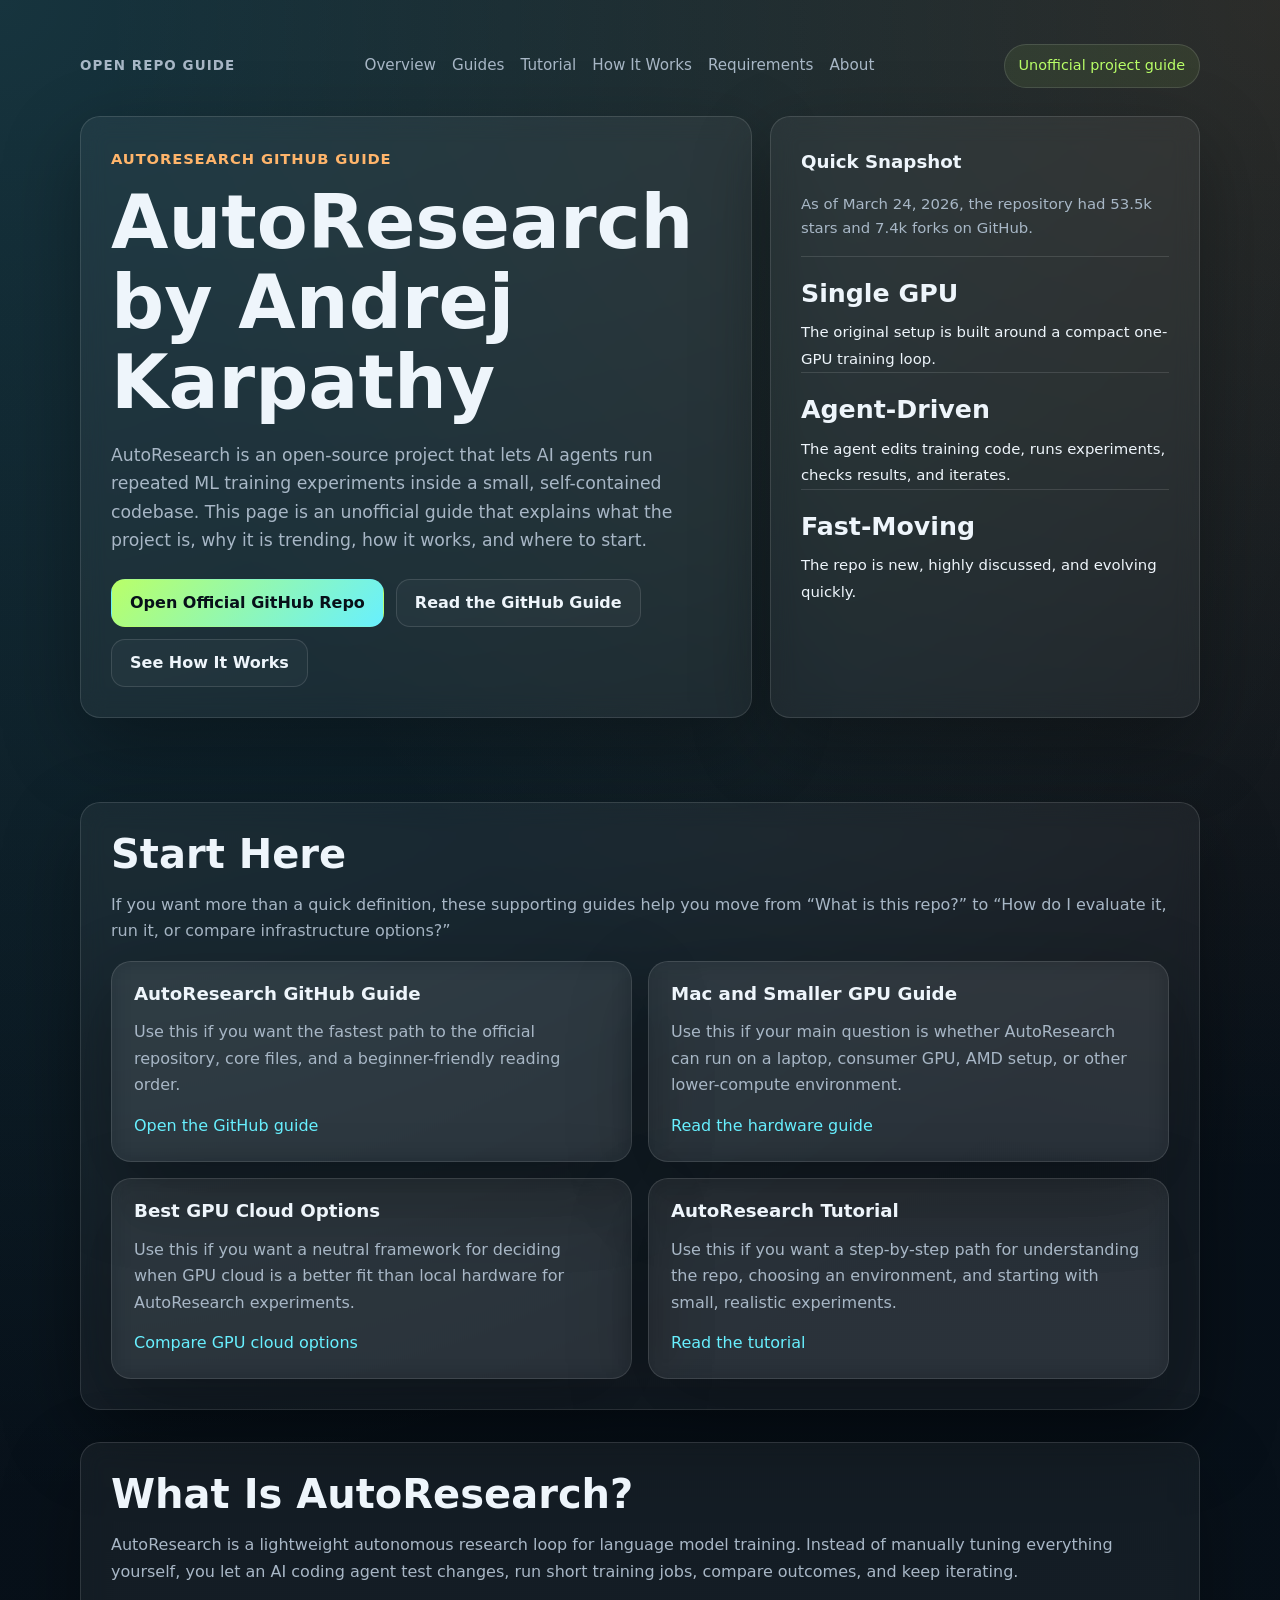
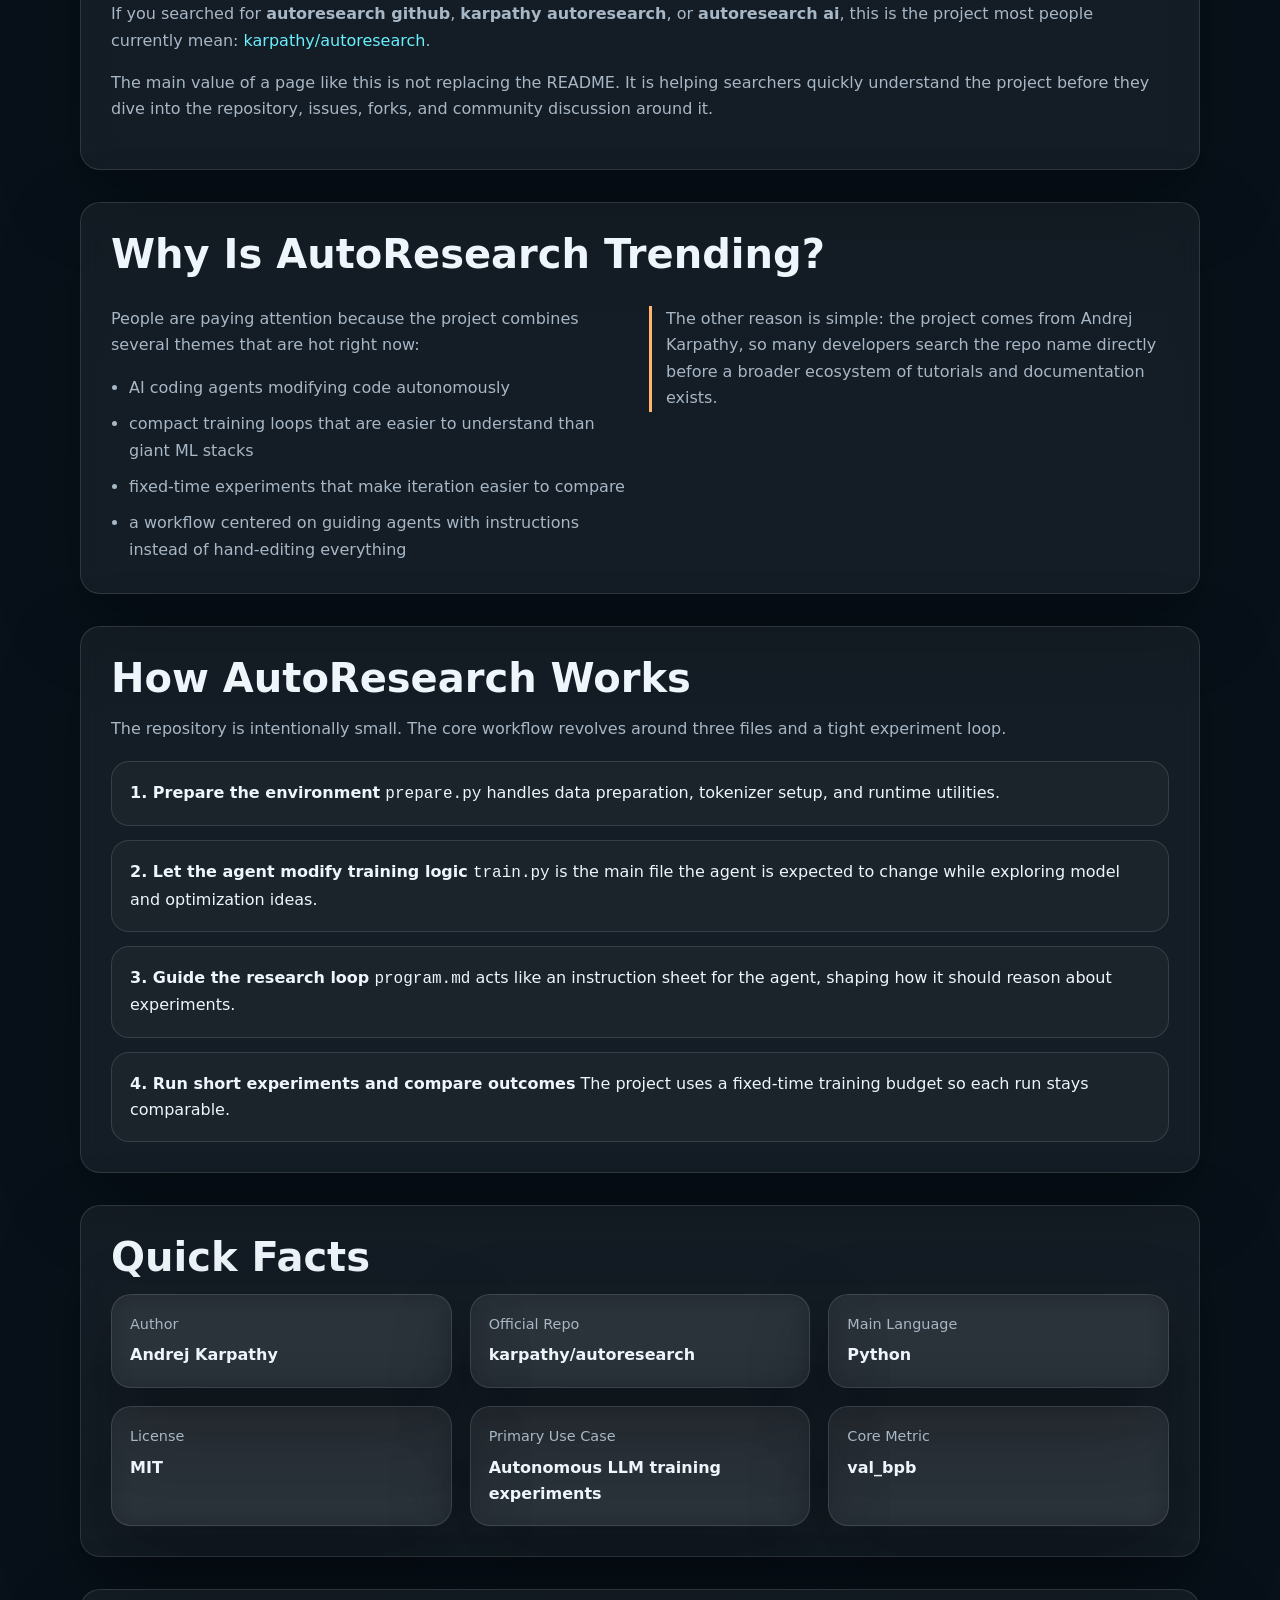
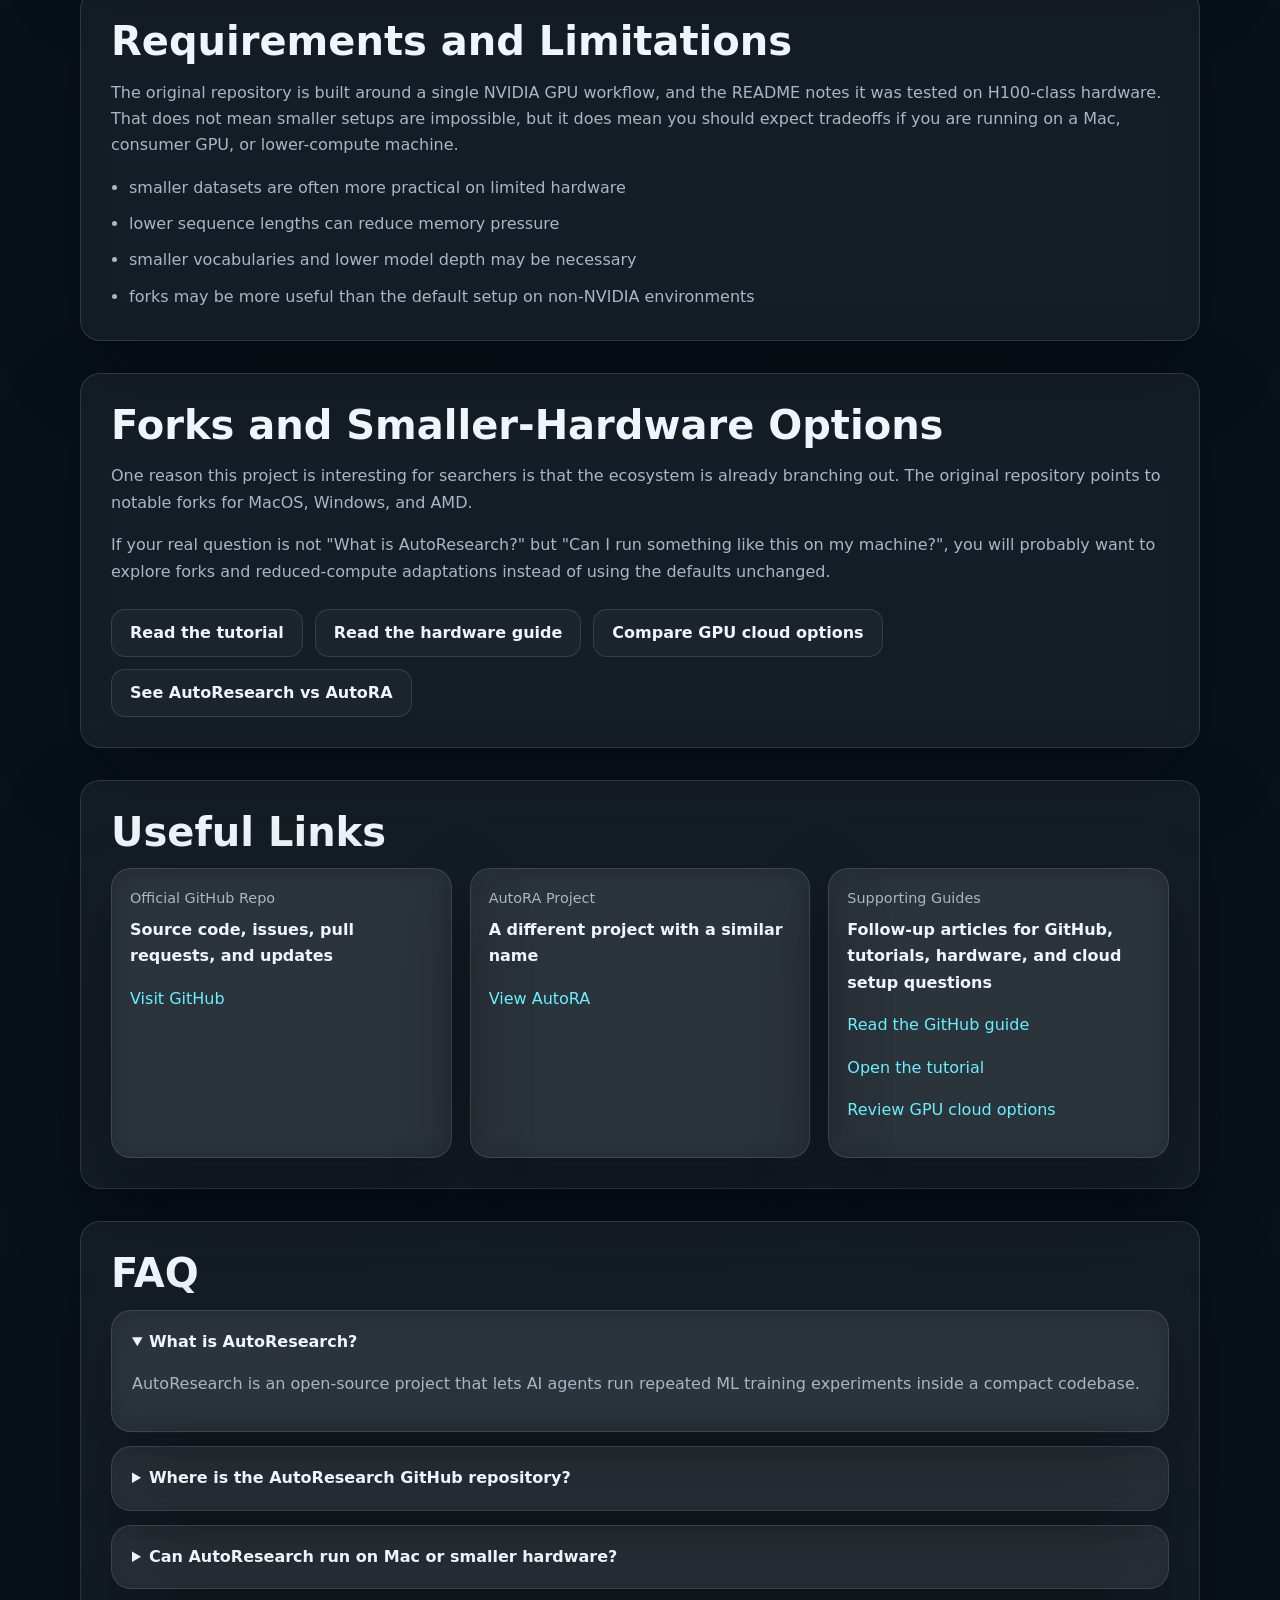
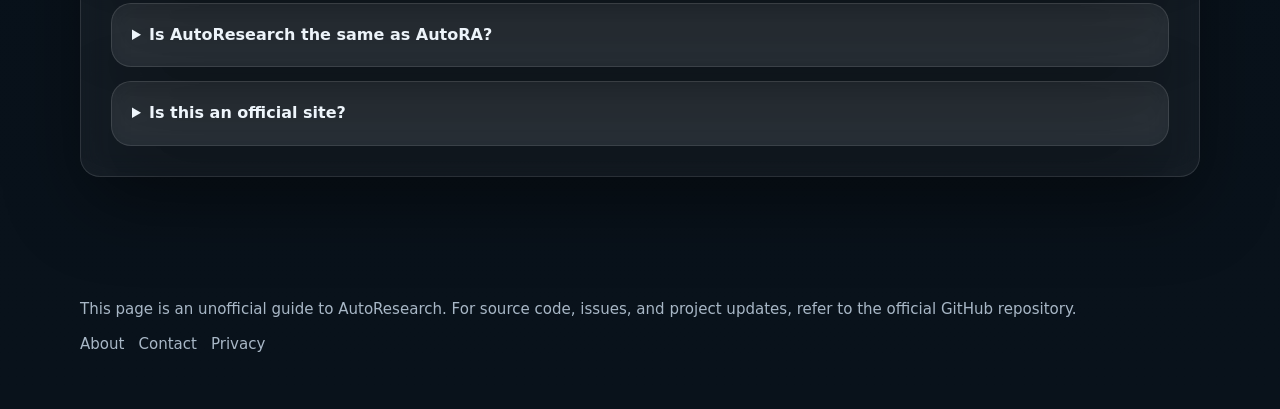
<file: index.html>
<!DOCTYPE html>
<html lang="en">
<head>
  <meta charset="utf-8">
  <meta name="viewport" content="width=device-width, initial-scale=1">
  <title>AutoResearch by Andrej Karpathy: GitHub Guide</title>
  <meta name="description" content="Learn what AutoResearch is, how Karpathy's GitHub project works, what hardware it needs, and where to start with this unofficial guide.">
  <meta name="author" content="Open Repo Guide">
  <meta name="robots" content="index,follow">
  <link rel="canonical" href="https://openrepoguide.com/">
  <meta property="og:title" content="AutoResearch by Andrej Karpathy: GitHub Guide">
  <meta property="og:description" content="An unofficial guide to AutoResearch, including GitHub links, setup notes, notable forks, and FAQs.">
  <meta property="og:type" content="article">
  <meta property="og:url" content="https://openrepoguide.com/">
  <meta property="og:site_name" content="Open Repo Guide">
  <meta property="og:image" content="https://openrepoguide.com/og-cover.svg">
  <meta name="twitter:card" content="summary_large_image">
  <meta name="twitter:title" content="AutoResearch by Andrej Karpathy: GitHub Guide">
  <meta name="twitter:description" content="An unofficial guide to AutoResearch, including GitHub links, setup notes, notable forks, and FAQs.">
  <meta name="twitter:image" content="https://openrepoguide.com/og-cover.svg">
  <link rel="icon" href="/favicon.svg" type="image/svg+xml">
  <link rel="stylesheet" href="/styles.css">
  <script async src="https://www.googletagmanager.com/gtag/js?id=G-XLJFRLP0C3"></script>
  <script>
    window.dataLayer = window.dataLayer || [];
    function gtag(){dataLayer.push(arguments);}
    gtag("js", new Date());
    gtag("config", "G-XLJFRLP0C3");
  </script>
  <script type="application/ld+json">
    {
      "@context": "https://schema.org",
      "@graph": [
        {
          "@type": "Organization",
          "name": "Open Repo Guide",
          "url": "https://openrepoguide.com/"
        },
        {
          "@type": "WebSite",
          "name": "Open Repo Guide",
          "url": "https://openrepoguide.com/"
        },
        {
          "@type": "WebPage",
          "name": "AutoResearch by Andrej Karpathy: GitHub Guide",
          "url": "https://openrepoguide.com/"
        },
        {
          "@type": "FAQPage",
          "mainEntity": [
            {
              "@type": "Question",
              "name": "What is AutoResearch?",
              "acceptedAnswer": {
                "@type": "Answer",
                "text": "AutoResearch is an open-source project by Andrej Karpathy that lets AI agents run repeated machine learning experiments inside a compact training setup."
              }
            },
            {
              "@type": "Question",
              "name": "Where is the AutoResearch GitHub repository?",
              "acceptedAnswer": {
                "@type": "Answer",
                "text": "The repository most people are looking for is github.com/karpathy/autoresearch."
              }
            },
            {
              "@type": "Question",
              "name": "Can AutoResearch run on Mac or smaller hardware?",
              "acceptedAnswer": {
                "@type": "Answer",
                "text": "The default setup assumes a single NVIDIA GPU, but many users explore forks and smaller-compute adaptations for Mac, Windows, AMD, and lower-power hardware."
              }
            },
            {
              "@type": "Question",
              "name": "Is AutoResearch the same as AutoRA?",
              "acceptedAnswer": {
                "@type": "Answer",
                "text": "No. AutoResearch by Karpathy and AutoRA are different projects with different goals."
              }
            }
          ]
        }
      ]
    }
  </script>
</head>
<body>
  <header class="hero">
    <div class="container">
      <div class="topbar">
        <div class="brand">Open Repo Guide</div>
        <nav>
          <a href="#what-is-autoresearch">Overview</a>
          <a href="#start-here">Guides</a>
          <a href="/autoresearch-tutorial/">Tutorial</a>
          <a href="#how-it-works">How It Works</a>
          <a href="#requirements">Requirements</a>
          <a href="/about/">About</a>
        </nav>
        <div class="pill">Unofficial project guide</div>
      </div>

      <div class="hero-grid">
        <div class="hero-copy">
          <div class="eyebrow">AutoResearch GitHub Guide</div>
          <h1>AutoResearch by Andrej Karpathy</h1>
          <p class="lead">
            AutoResearch is an open-source project that lets AI agents run repeated ML training experiments inside a small,
            self-contained codebase. This page is an unofficial guide that explains what the project is, why it is trending,
            how it works, and where to start.
          </p>
          <div class="actions">
            <a class="btn btn-primary" href="https://github.com/karpathy/autoresearch" target="_blank" rel="noopener">Open Official GitHub Repo</a>
            <a class="btn btn-secondary" href="/autoresearch-github-guide/">Read the GitHub Guide</a>
            <a class="btn btn-secondary" href="#how-it-works">See How It Works</a>
          </div>
        </div>

        <aside class="hero-side">
          <div class="hero-side-title">Quick Snapshot</div>
          <p class="mini">As of March 24, 2026, the repository had 53.5k stars and 7.4k forks on GitHub.</p>
          <div class="stat">
            <strong>Single GPU</strong>
            <span class="mini">The original setup is built around a compact one-GPU training loop.</span>
          </div>
          <div class="stat">
            <strong>Agent-Driven</strong>
            <span class="mini">The agent edits training code, runs experiments, checks results, and iterates.</span>
          </div>
          <div class="stat">
            <strong>Fast-Moving</strong>
            <span class="mini">The repo is new, highly discussed, and evolving quickly.</span>
          </div>
        </aside>
      </div>
    </div>
  </header>

  <main>
    <section id="start-here">
      <div class="container">
        <div class="card">
          <h2>Start Here</h2>
          <p>
            If you want more than a quick definition, these supporting guides help you move from “What is this repo?”
            to “How do I evaluate it, run it, or compare infrastructure options?”
          </p>
          <div class="guide-grid">
            <div class="card guide-card">
              <h3>AutoResearch GitHub Guide</h3>
              <p>Use this if you want the fastest path to the official repository, core files, and a beginner-friendly reading order.</p>
              <a href="/autoresearch-github-guide/">Open the GitHub guide</a>
            </div>
            <div class="card guide-card">
              <h3>Mac and Smaller GPU Guide</h3>
              <p>Use this if your main question is whether AutoResearch can run on a laptop, consumer GPU, AMD setup, or other lower-compute environment.</p>
              <a href="/run-autoresearch-on-mac-or-small-gpus/">Read the hardware guide</a>
            </div>
            <div class="card guide-card">
              <h3>Best GPU Cloud Options</h3>
              <p>Use this if you want a neutral framework for deciding when GPU cloud is a better fit than local hardware for AutoResearch experiments.</p>
              <a href="/best-gpu-cloud-for-autoresearch/">Compare GPU cloud options</a>
            </div>
            <div class="card guide-card">
              <h3>AutoResearch Tutorial</h3>
              <p>Use this if you want a step-by-step path for understanding the repo, choosing an environment, and starting with small, realistic experiments.</p>
              <a href="/autoresearch-tutorial/">Read the tutorial</a>
            </div>
          </div>
        </div>
      </div>
    </section>

    <section id="what-is-autoresearch">
      <div class="container">
        <div class="card">
          <h2>What Is AutoResearch?</h2>
          <p>
            AutoResearch is a lightweight autonomous research loop for language model training. Instead of manually tuning
            everything yourself, you let an AI coding agent test changes, run short training jobs, compare outcomes, and
            keep iterating.
          </p>
          <p>
            If you searched for <strong>autoresearch github</strong>, <strong>karpathy autoresearch</strong>, or
            <strong>autoresearch ai</strong>, this is the project most people currently mean:
            <a href="https://github.com/karpathy/autoresearch" target="_blank" rel="noopener">karpathy/autoresearch</a>.
          </p>
          <p>
            The main value of a page like this is not replacing the README. It is helping searchers quickly understand the
            project before they dive into the repository, issues, forks, and community discussion around it.
          </p>
        </div>
      </div>
    </section>

    <section id="why-trending">
      <div class="container">
        <div class="card">
          <h2>Why Is AutoResearch Trending?</h2>
          <div class="grid-2">
            <div>
              <p>People are paying attention because the project combines several themes that are hot right now:</p>
              <ul>
                <li>AI coding agents modifying code autonomously</li>
                <li>compact training loops that are easier to understand than giant ML stacks</li>
                <li>fixed-time experiments that make iteration easier to compare</li>
                <li>a workflow centered on guiding agents with instructions instead of hand-editing everything</li>
              </ul>
            </div>
            <div>
              <p class="note">
                The other reason is simple: the project comes from Andrej Karpathy, so many developers search the repo name
                directly before a broader ecosystem of tutorials and documentation exists.
              </p>
            </div>
          </div>
        </div>
      </div>
    </section>

    <section id="how-it-works">
      <div class="container">
        <div class="card">
          <h2>How AutoResearch Works</h2>
          <p>
            The repository is intentionally small. The core workflow revolves around three files and a tight experiment loop.
          </p>
          <div class="steps">
            <div class="step">
              <strong>1. Prepare the environment</strong>
              <span><code>prepare.py</code> handles data preparation, tokenizer setup, and runtime utilities.</span>
            </div>
            <div class="step">
              <strong>2. Let the agent modify training logic</strong>
              <span><code>train.py</code> is the main file the agent is expected to change while exploring model and optimization ideas.</span>
            </div>
            <div class="step">
              <strong>3. Guide the research loop</strong>
              <span><code>program.md</code> acts like an instruction sheet for the agent, shaping how it should reason about experiments.</span>
            </div>
            <div class="step">
              <strong>4. Run short experiments and compare outcomes</strong>
              <span>The project uses a fixed-time training budget so each run stays comparable.</span>
            </div>
          </div>
        </div>
      </div>
    </section>

    <section id="quick-facts">
      <div class="container">
        <div class="card">
          <h2>Quick Facts</h2>
          <div class="facts">
            <div class="fact">
              <span class="label">Author</span>
              <strong>Andrej Karpathy</strong>
            </div>
            <div class="fact">
              <span class="label">Official Repo</span>
              <strong>karpathy/autoresearch</strong>
            </div>
            <div class="fact">
              <span class="label">Main Language</span>
              <strong>Python</strong>
            </div>
            <div class="fact">
              <span class="label">License</span>
              <strong>MIT</strong>
            </div>
            <div class="fact">
              <span class="label">Primary Use Case</span>
              <strong>Autonomous LLM training experiments</strong>
            </div>
            <div class="fact">
              <span class="label">Core Metric</span>
              <strong>val_bpb</strong>
            </div>
          </div>
        </div>
      </div>
    </section>

    <section id="requirements">
      <div class="container">
        <div class="card">
          <h2>Requirements and Limitations</h2>
          <p>
            The original repository is built around a single NVIDIA GPU workflow, and the README notes it was tested on
            H100-class hardware. That does not mean smaller setups are impossible, but it does mean you should expect
            tradeoffs if you are running on a Mac, consumer GPU, or lower-compute machine.
          </p>
          <ul>
            <li>smaller datasets are often more practical on limited hardware</li>
            <li>lower sequence lengths can reduce memory pressure</li>
            <li>smaller vocabularies and lower model depth may be necessary</li>
            <li>forks may be more useful than the default setup on non-NVIDIA environments</li>
          </ul>
        </div>
      </div>
    </section>

    <section id="forks">
      <div class="container">
        <div class="card">
          <h2>Forks and Smaller-Hardware Options</h2>
          <p>
            One reason this project is interesting for searchers is that the ecosystem is already branching out. The original
            repository points to notable forks for MacOS, Windows, and AMD.
          </p>
          <p>
            If your real question is not "What is AutoResearch?" but "Can I run something like this on my machine?", you will
            probably want to explore forks and reduced-compute adaptations instead of using the defaults unchanged.
          </p>
          <div class="actions">
            <a class="btn btn-secondary" href="/autoresearch-tutorial/">Read the tutorial</a>
            <a class="btn btn-secondary" href="/run-autoresearch-on-mac-or-small-gpus/">Read the hardware guide</a>
            <a class="btn btn-secondary" href="/best-gpu-cloud-for-autoresearch/">Compare GPU cloud options</a>
            <a class="btn btn-secondary" href="/autoresearch-vs-autora/">See AutoResearch vs AutoRA</a>
          </div>
        </div>
      </div>
    </section>

    <section id="community">
      <div class="container">
        <div class="card">
          <h2>Useful Links</h2>
          <div class="grid-3">
            <div class="fact">
              <span class="label">Official GitHub Repo</span>
              <strong>Source code, issues, pull requests, and updates</strong>
              <p><a href="https://github.com/karpathy/autoresearch" target="_blank" rel="noopener">Visit GitHub</a></p>
            </div>
            <div class="fact">
              <span class="label">AutoRA Project</span>
              <strong>A different project with a similar name</strong>
              <p><a href="https://github.com/AutoResearch/autora" target="_blank" rel="noopener">View AutoRA</a></p>
            </div>
            <div class="fact">
              <span class="label">Supporting Guides</span>
              <strong>Follow-up articles for GitHub, tutorials, hardware, and cloud setup questions</strong>
              <p><a href="/autoresearch-github-guide/">Read the GitHub guide</a></p>
              <p><a href="/autoresearch-tutorial/">Open the tutorial</a></p>
              <p><a href="/best-gpu-cloud-for-autoresearch/">Review GPU cloud options</a></p>
            </div>
          </div>
        </div>
      </div>
    </section>

    <section id="faq">
      <div class="container">
        <div class="card faq">
          <h2>FAQ</h2>
          <details open>
            <summary>What is AutoResearch?</summary>
            <p>AutoResearch is an open-source project that lets AI agents run repeated ML training experiments inside a compact codebase.</p>
          </details>
          <details>
            <summary>Where is the AutoResearch GitHub repository?</summary>
            <p>The repository most people are looking for is <a href="https://github.com/karpathy/autoresearch" target="_blank" rel="noopener">github.com/karpathy/autoresearch</a>.</p>
          </details>
          <details>
            <summary>Can AutoResearch run on Mac or smaller hardware?</summary>
            <p>Not with the original defaults in every case. Many people look to forks and lower-compute adaptations for Mac, Windows, AMD, and smaller GPUs.</p>
          </details>
          <details>
            <summary>Is AutoResearch the same as AutoRA?</summary>
            <p>No. They are different projects.</p>
          </details>
          <details>
            <summary>Is this an official site?</summary>
            <p>No. This is an unofficial fan-made guide and is not affiliated with Andrej Karpathy or the project maintainers.</p>
          </details>
        </div>
      </div>
    </section>
  </main>

  <footer>
    <div class="container">
      <div>This page is an unofficial guide to AutoResearch. For source code, issues, and project updates, refer to the official GitHub repository.</div>
      <div class="footer-links">
        <a href="/about/">About</a>
        <a href="/contact/">Contact</a>
        <a href="/privacy/">Privacy</a>
      </div>
    </div>
  </footer>
</body>
</html>
</file>
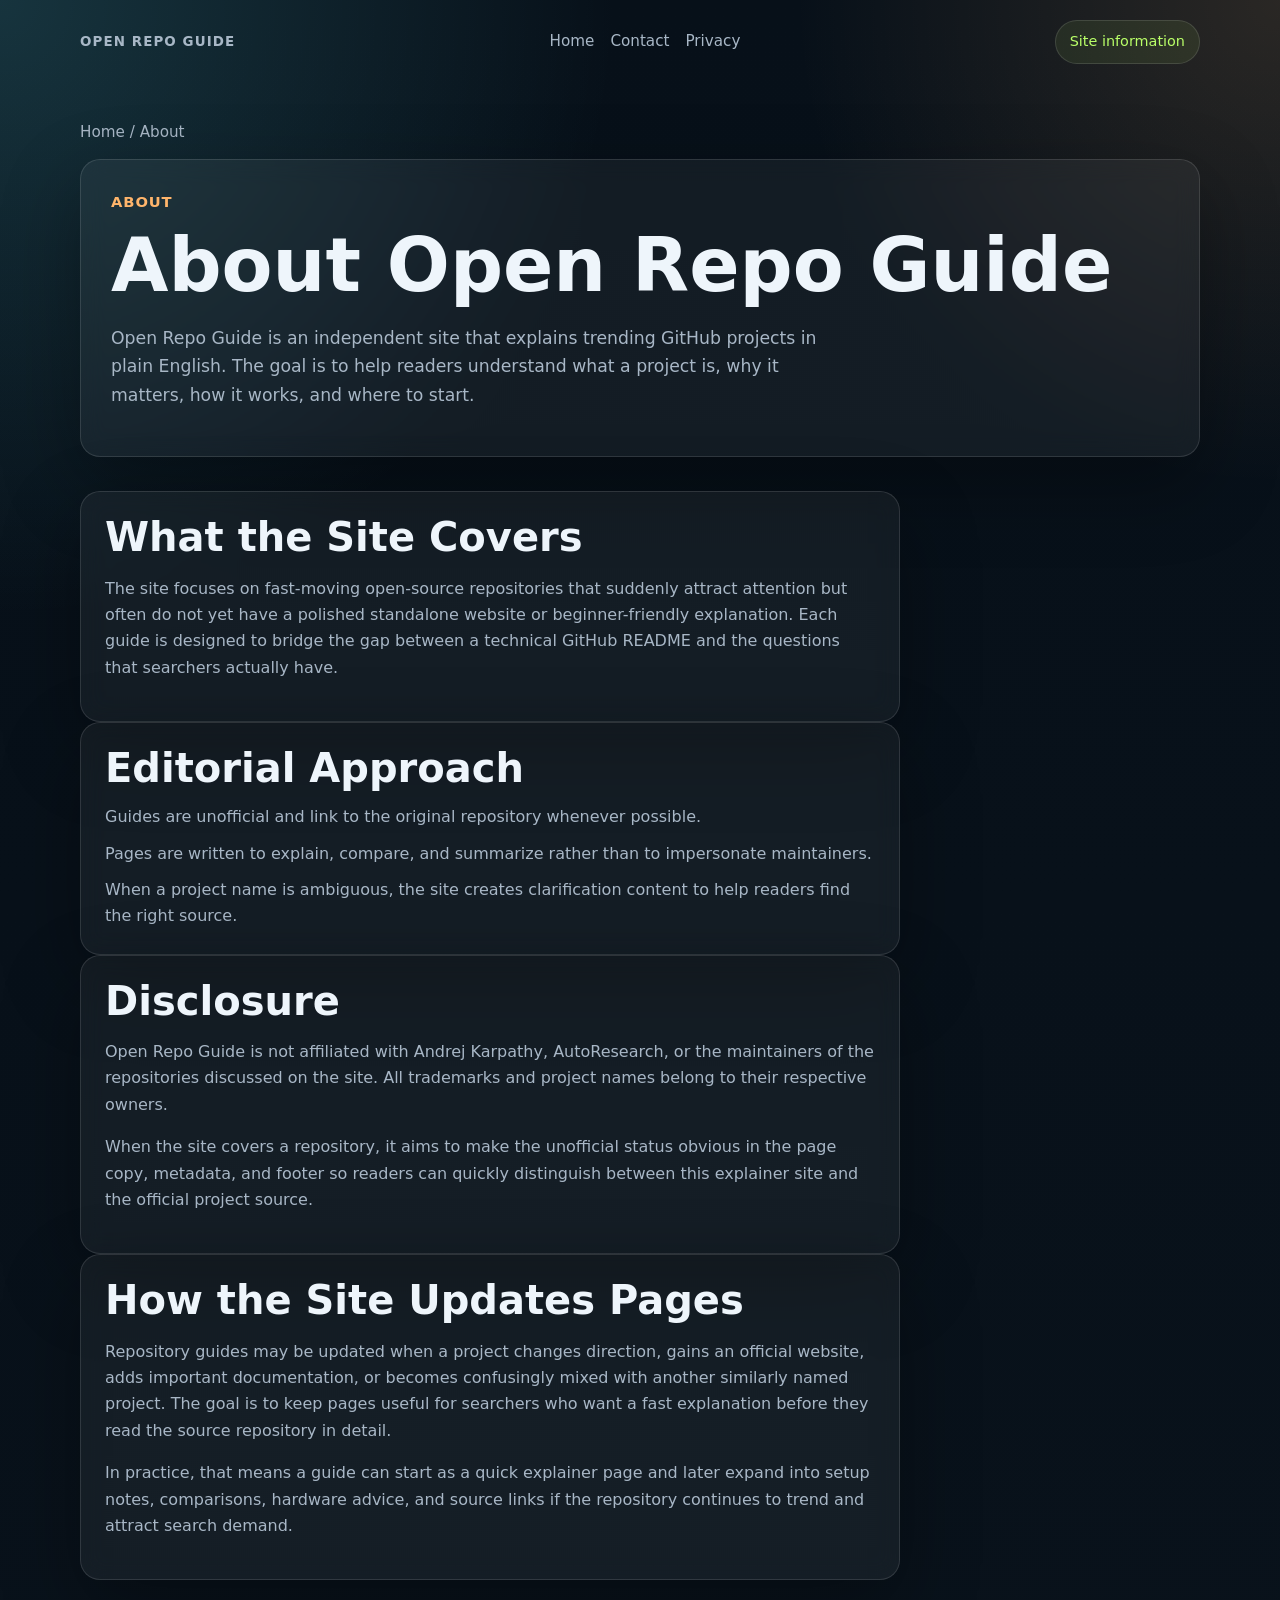
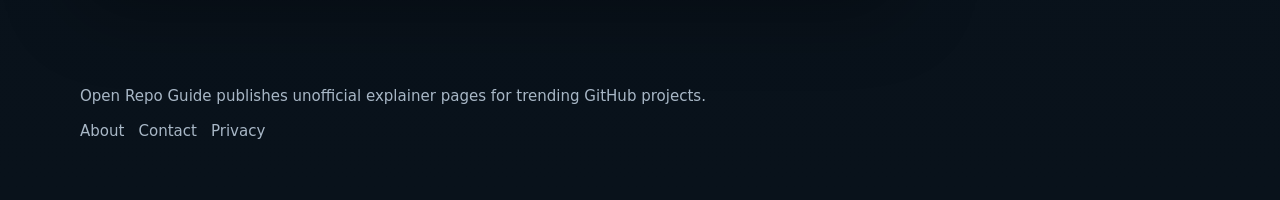
<file: about/index.html>
<!DOCTYPE html>
<html lang="en">
<head>
  <meta charset="utf-8">
  <meta name="viewport" content="width=device-width, initial-scale=1">
  <title>About Open Repo Guide for Trending GitHub Project Explainers</title>
  <meta name="description" content="Learn what Open Repo Guide is, why it covers trending GitHub projects, and how it handles unofficial project explainers and editorial standards.">
  <meta name="author" content="Open Repo Guide">
  <meta name="robots" content="index,follow">
  <link rel="canonical" href="https://openrepoguide.com/about/">
  <meta property="og:title" content="About Open Repo Guide">
  <meta property="og:description" content="What Open Repo Guide covers and how it approaches unofficial explainers for trending GitHub projects.">
  <meta property="og:type" content="website">
  <meta property="og:url" content="https://openrepoguide.com/about/">
  <meta property="og:site_name" content="Open Repo Guide">
  <meta property="og:image" content="https://openrepoguide.com/og-cover.svg">
  <meta name="twitter:card" content="summary_large_image">
  <meta name="twitter:title" content="About Open Repo Guide">
  <meta name="twitter:description" content="What Open Repo Guide covers and how it approaches unofficial explainers for trending GitHub projects.">
  <meta name="twitter:image" content="https://openrepoguide.com/og-cover.svg">
  <link rel="icon" href="/favicon.svg" type="image/svg+xml">
  <link rel="stylesheet" href="/styles.css">
  <script async src="https://www.googletagmanager.com/gtag/js?id=G-XLJFRLP0C3"></script>
  <script>
    window.dataLayer = window.dataLayer || [];
    function gtag(){dataLayer.push(arguments);}
    gtag("js", new Date());
    gtag("config", "G-XLJFRLP0C3");
  </script>
  <script type="application/ld+json">
    {
      "@context": "https://schema.org",
      "@graph": [
        {
          "@type": "Organization",
          "name": "Open Repo Guide",
          "url": "https://openrepoguide.com/"
        },
        {
          "@type": "AboutPage",
          "name": "About Open Repo Guide",
          "url": "https://openrepoguide.com/about/",
          "description": "About page for Open Repo Guide and its approach to unofficial GitHub project explainers."
        }
      ]
    }
  </script>
</head>
<body>
  <div class="container">
    <div class="topbar">
      <div class="brand">Open Repo Guide</div>
      <nav>
        <a href="/">Home</a>
        <a href="/contact/">Contact</a>
        <a href="/privacy/">Privacy</a>
      </nav>
      <div class="pill">Site information</div>
    </div>

    <header class="article-hero">
      <div class="breadcrumbs"><a href="/">Home</a> / About</div>
      <div class="card">
        <div class="eyebrow">About</div>
        <h1>About Open Repo Guide</h1>
        <p class="lead">
          Open Repo Guide is an independent site that explains trending GitHub projects in plain English.
          The goal is to help readers understand what a project is, why it matters, how it works, and where to start.
        </p>
      </div>
    </header>

    <main class="article">
      <div>
        <section class="card">
          <h2>What the Site Covers</h2>
          <p>
            The site focuses on fast-moving open-source repositories that suddenly attract attention but often do not yet
            have a polished standalone website or beginner-friendly explanation. Each guide is designed to bridge the gap
            between a technical GitHub README and the questions that searchers actually have.
          </p>
        </section>

        <section class="card">
          <h2>Editorial Approach</h2>
          <ul class="legal-list">
            <li>Guides are unofficial and link to the original repository whenever possible.</li>
            <li>Pages are written to explain, compare, and summarize rather than to impersonate maintainers.</li>
            <li>When a project name is ambiguous, the site creates clarification content to help readers find the right source.</li>
          </ul>
        </section>

        <section class="card">
          <h2>Disclosure</h2>
          <p>
            Open Repo Guide is not affiliated with Andrej Karpathy, AutoResearch, or the maintainers of the repositories
            discussed on the site. All trademarks and project names belong to their respective owners.
          </p>
          <p>
            When the site covers a repository, it aims to make the unofficial status obvious in the page copy, metadata,
            and footer so readers can quickly distinguish between this explainer site and the official project source.
          </p>
        </section>

        <section class="card">
          <h2>How the Site Updates Pages</h2>
          <p>
            Repository guides may be updated when a project changes direction, gains an official website, adds important
            documentation, or becomes confusingly mixed with another similarly named project. The goal is to keep pages
            useful for searchers who want a fast explanation before they read the source repository in detail.
          </p>
          <p>
            In practice, that means a guide can start as a quick explainer page and later expand into setup notes,
            comparisons, hardware advice, and source links if the repository continues to trend and attract search demand.
          </p>
        </section>
      </div>
    </main>

    <footer>
      <div>Open Repo Guide publishes unofficial explainer pages for trending GitHub projects.</div>
      <div class="footer-links">
        <a href="/about/">About</a>
        <a href="/contact/">Contact</a>
        <a href="/privacy/">Privacy</a>
      </div>
    </footer>
  </div>
</body>
</html>
</file>
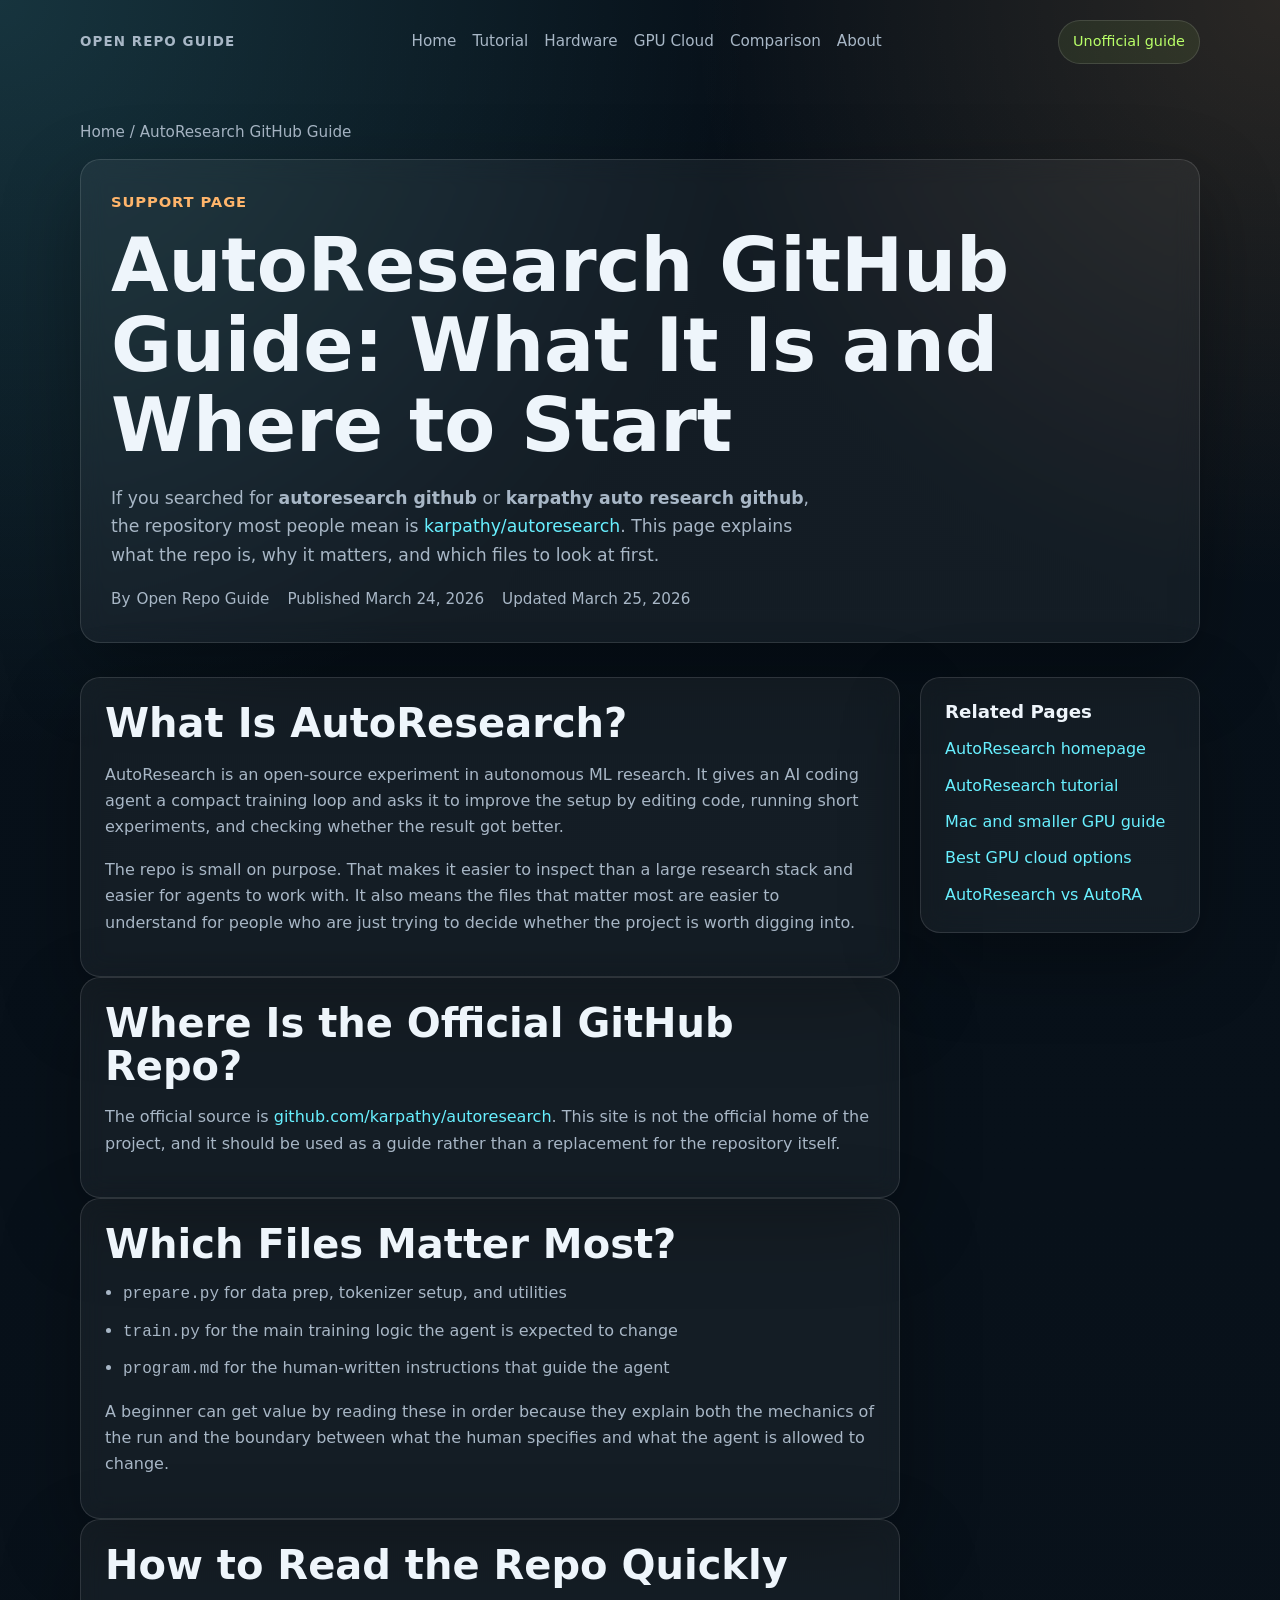
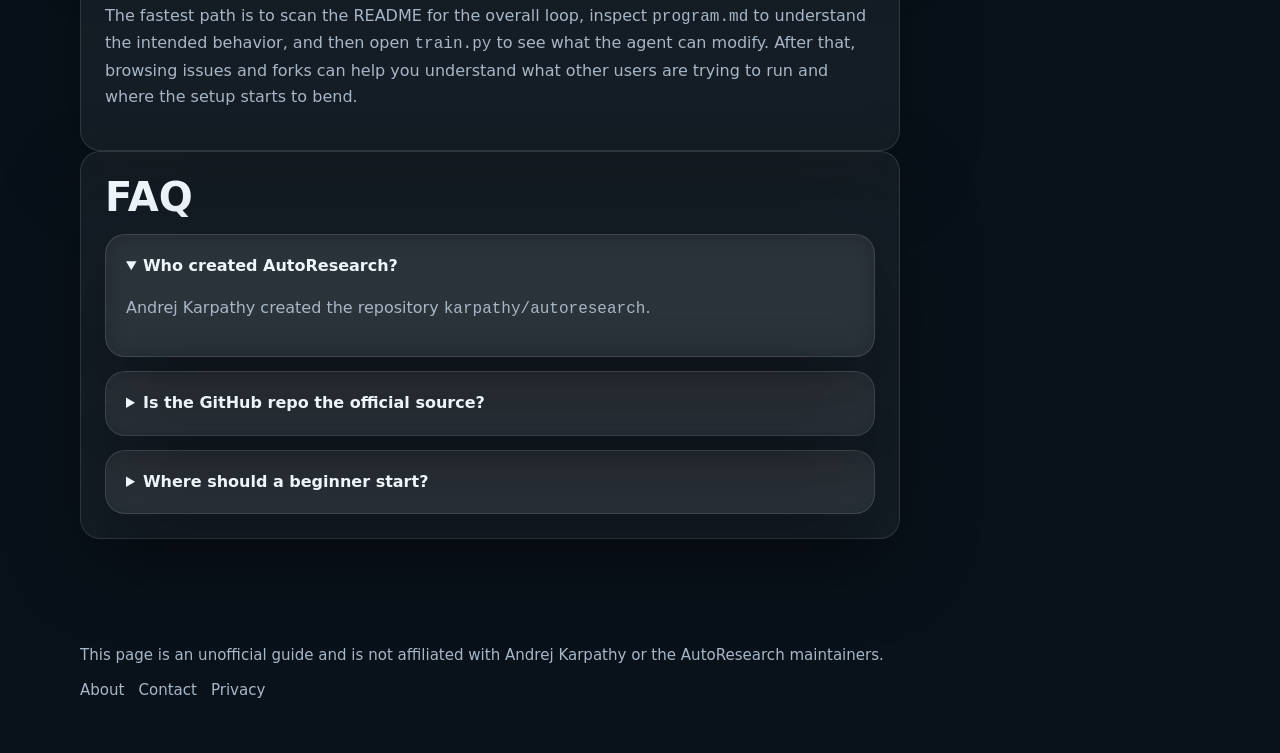
<file: autoresearch-github-guide/index.html>
<!DOCTYPE html>
<html lang="en">
<head>
  <meta charset="utf-8">
  <meta name="viewport" content="width=device-width, initial-scale=1">
  <title>AutoResearch GitHub Guide: What It Is and Where to Start</title>
  <meta name="description" content="Find the official AutoResearch GitHub repo, understand the project structure, and learn where to start with Karpathy's AutoResearch.">
  <meta name="author" content="Open Repo Guide">
  <meta name="robots" content="index,follow">
  <link rel="canonical" href="https://openrepoguide.com/autoresearch-github-guide/">
  <meta property="og:title" content="AutoResearch GitHub Guide: What It Is and Where to Start">
  <meta property="og:description" content="Find the official AutoResearch GitHub repo, understand the project structure, and learn where to start.">
  <meta property="og:type" content="article">
  <meta property="og:url" content="https://openrepoguide.com/autoresearch-github-guide/">
  <meta property="og:site_name" content="Open Repo Guide">
  <meta property="og:image" content="https://openrepoguide.com/og-cover.svg">
  <meta name="twitter:card" content="summary_large_image">
  <meta name="twitter:title" content="AutoResearch GitHub Guide: What It Is and Where to Start">
  <meta name="twitter:description" content="Find the official AutoResearch GitHub repo, understand the project structure, and learn where to start.">
  <meta name="twitter:image" content="https://openrepoguide.com/og-cover.svg">
  <link rel="icon" href="/favicon.svg" type="image/svg+xml">
  <link rel="stylesheet" href="/styles.css">
  <script async src="https://www.googletagmanager.com/gtag/js?id=G-XLJFRLP0C3"></script>
  <script>
    window.dataLayer = window.dataLayer || [];
    function gtag(){dataLayer.push(arguments);}
    gtag("js", new Date());
    gtag("config", "G-XLJFRLP0C3");
  </script>
  <script type="application/ld+json">
    {
      "@context": "https://schema.org",
      "@graph": [
        {
          "@type": "Article",
          "headline": "AutoResearch GitHub Guide: What It Is and Where to Start",
          "description": "Find the official AutoResearch GitHub repo, understand the project structure, and learn where to start with Karpathy's AutoResearch.",
          "author": {
            "@type": "Organization",
            "name": "Open Repo Guide"
          },
          "publisher": {
            "@type": "Organization",
            "name": "Open Repo Guide",
            "logo": {
              "@type": "ImageObject",
              "url": "https://openrepoguide.com/og-cover.svg"
            }
          },
          "datePublished": "2026-03-24",
          "dateModified": "2026-03-25",
          "mainEntityOfPage": "https://openrepoguide.com/autoresearch-github-guide/",
          "image": "https://openrepoguide.com/og-cover.svg"
        },
        {
          "@type": "BreadcrumbList",
          "itemListElement": [
            {
              "@type": "ListItem",
              "position": 1,
              "name": "Home",
              "item": "https://openrepoguide.com/"
            },
            {
              "@type": "ListItem",
              "position": 2,
              "name": "AutoResearch GitHub Guide",
              "item": "https://openrepoguide.com/autoresearch-github-guide/"
            }
          ]
        },
        {
          "@type": "FAQPage",
          "mainEntity": [
            {
              "@type": "Question",
              "name": "Who created AutoResearch?",
              "acceptedAnswer": {
                "@type": "Answer",
                "text": "Andrej Karpathy created the repository karpathy/autoresearch."
              }
            },
            {
              "@type": "Question",
              "name": "Is the GitHub repo the official source?",
              "acceptedAnswer": {
                "@type": "Answer",
                "text": "Yes. The GitHub repository is the official code source. This page is only an explanatory guide."
              }
            },
            {
              "@type": "Question",
              "name": "Where should a beginner start?",
              "acceptedAnswer": {
                "@type": "Answer",
                "text": "Start with the README, then review program.md and train.py so you understand the research loop."
              }
            }
          ]
        }
      ]
    }
  </script>
</head>
<body>
  <div class="container">
    <div class="topbar">
      <div class="brand">Open Repo Guide</div>
      <nav>
        <a href="/">Home</a>
        <a href="/autoresearch-tutorial/">Tutorial</a>
        <a href="/run-autoresearch-on-mac-or-small-gpus/">Hardware</a>
        <a href="/best-gpu-cloud-for-autoresearch/">GPU Cloud</a>
        <a href="/autoresearch-vs-autora/">Comparison</a>
        <a href="/about/">About</a>
      </nav>
      <div class="pill">Unofficial guide</div>
    </div>

    <article itemscope itemtype="https://schema.org/Article">
    <header class="article-hero">
      <div class="breadcrumbs"><a href="/">Home</a> / AutoResearch GitHub Guide</div>
      <div class="card">
        <div class="eyebrow">Support Page</div>
        <h1 itemprop="headline">AutoResearch GitHub Guide: What It Is and Where to Start</h1>
        <p class="lead">
          If you searched for <strong>autoresearch github</strong> or <strong>karpathy auto research github</strong>,
          the repository most people mean is <a href="https://github.com/karpathy/autoresearch" target="_blank" rel="noopener">karpathy/autoresearch</a>.
          This page explains what the repo is, why it matters, and which files to look at first.
        </p>
        <div class="page-meta">
          <span itemprop="author" itemscope itemtype="https://schema.org/Organization">By <a href="/about/" rel="author" itemprop="url"><span itemprop="name">Open Repo Guide</span></a></span>
          <span><time itemprop="datePublished" datetime="2026-03-24">Published March 24, 2026</time></span>
          <span><time itemprop="dateModified" datetime="2026-03-25">Updated March 25, 2026</time></span>
        </div>
      </div>
    </header>

    <main class="article">
      <div>
        <section class="card">
          <h2>What Is AutoResearch?</h2>
          <p>
            AutoResearch is an open-source experiment in autonomous ML research. It gives an AI coding agent a compact
            training loop and asks it to improve the setup by editing code, running short experiments, and checking whether
            the result got better.
          </p>
          <p>
            The repo is small on purpose. That makes it easier to inspect than a large research stack and easier for agents
            to work with. It also means the files that matter most are easier to understand for people who are just trying
            to decide whether the project is worth digging into.
          </p>
        </section>

        <section class="card">
          <h2>Where Is the Official GitHub Repo?</h2>
          <p>
            The official source is <a href="https://github.com/karpathy/autoresearch" target="_blank" rel="noopener">github.com/karpathy/autoresearch</a>.
            This site is not the official home of the project, and it should be used as a guide rather than a replacement
            for the repository itself.
          </p>
        </section>

        <section class="card">
          <h2>Which Files Matter Most?</h2>
          <ul>
            <li><code>prepare.py</code> for data prep, tokenizer setup, and utilities</li>
            <li><code>train.py</code> for the main training logic the agent is expected to change</li>
            <li><code>program.md</code> for the human-written instructions that guide the agent</li>
          </ul>
          <p>
            A beginner can get value by reading these in order because they explain both the mechanics of the run and the
            boundary between what the human specifies and what the agent is allowed to change.
          </p>
        </section>

        <section class="card">
          <h2>How to Read the Repo Quickly</h2>
          <p>
            The fastest path is to scan the README for the overall loop, inspect <code>program.md</code> to understand the
            intended behavior, and then open <code>train.py</code> to see what the agent can modify. After that, browsing
            issues and forks can help you understand what other users are trying to run and where the setup starts to bend.
          </p>
        </section>

        <section class="card faq">
          <h2>FAQ</h2>
          <details open>
            <summary>Who created AutoResearch?</summary>
            <p>Andrej Karpathy created the repository <code>karpathy/autoresearch</code>.</p>
          </details>
          <details>
            <summary>Is the GitHub repo the official source?</summary>
            <p>Yes. The GitHub repository is the official code source. This page is only an explanatory guide.</p>
          </details>
          <details>
            <summary>Where should a beginner start?</summary>
            <p>Start with the README, then review <code>program.md</code> and <code>train.py</code> so you understand the research loop.</p>
          </details>
        </section>
      </div>

      <aside>
        <div class="card">
          <h3>Related Pages</h3>
          <ul>
            <li><a href="/">AutoResearch homepage</a></li>
            <li><a href="/autoresearch-tutorial/">AutoResearch tutorial</a></li>
            <li><a href="/run-autoresearch-on-mac-or-small-gpus/">Mac and smaller GPU guide</a></li>
            <li><a href="/best-gpu-cloud-for-autoresearch/">Best GPU cloud options</a></li>
            <li><a href="/autoresearch-vs-autora/">AutoResearch vs AutoRA</a></li>
          </ul>
        </div>
      </aside>
    </main>

    <footer>
      <div>This page is an unofficial guide and is not affiliated with Andrej Karpathy or the AutoResearch maintainers.</div>
      <div class="footer-links">
        <a href="/about/">About</a>
        <a href="/contact/">Contact</a>
        <a href="/privacy/">Privacy</a>
      </div>
    </footer>
    </article>
  </div>
</body>
</html>
</file>
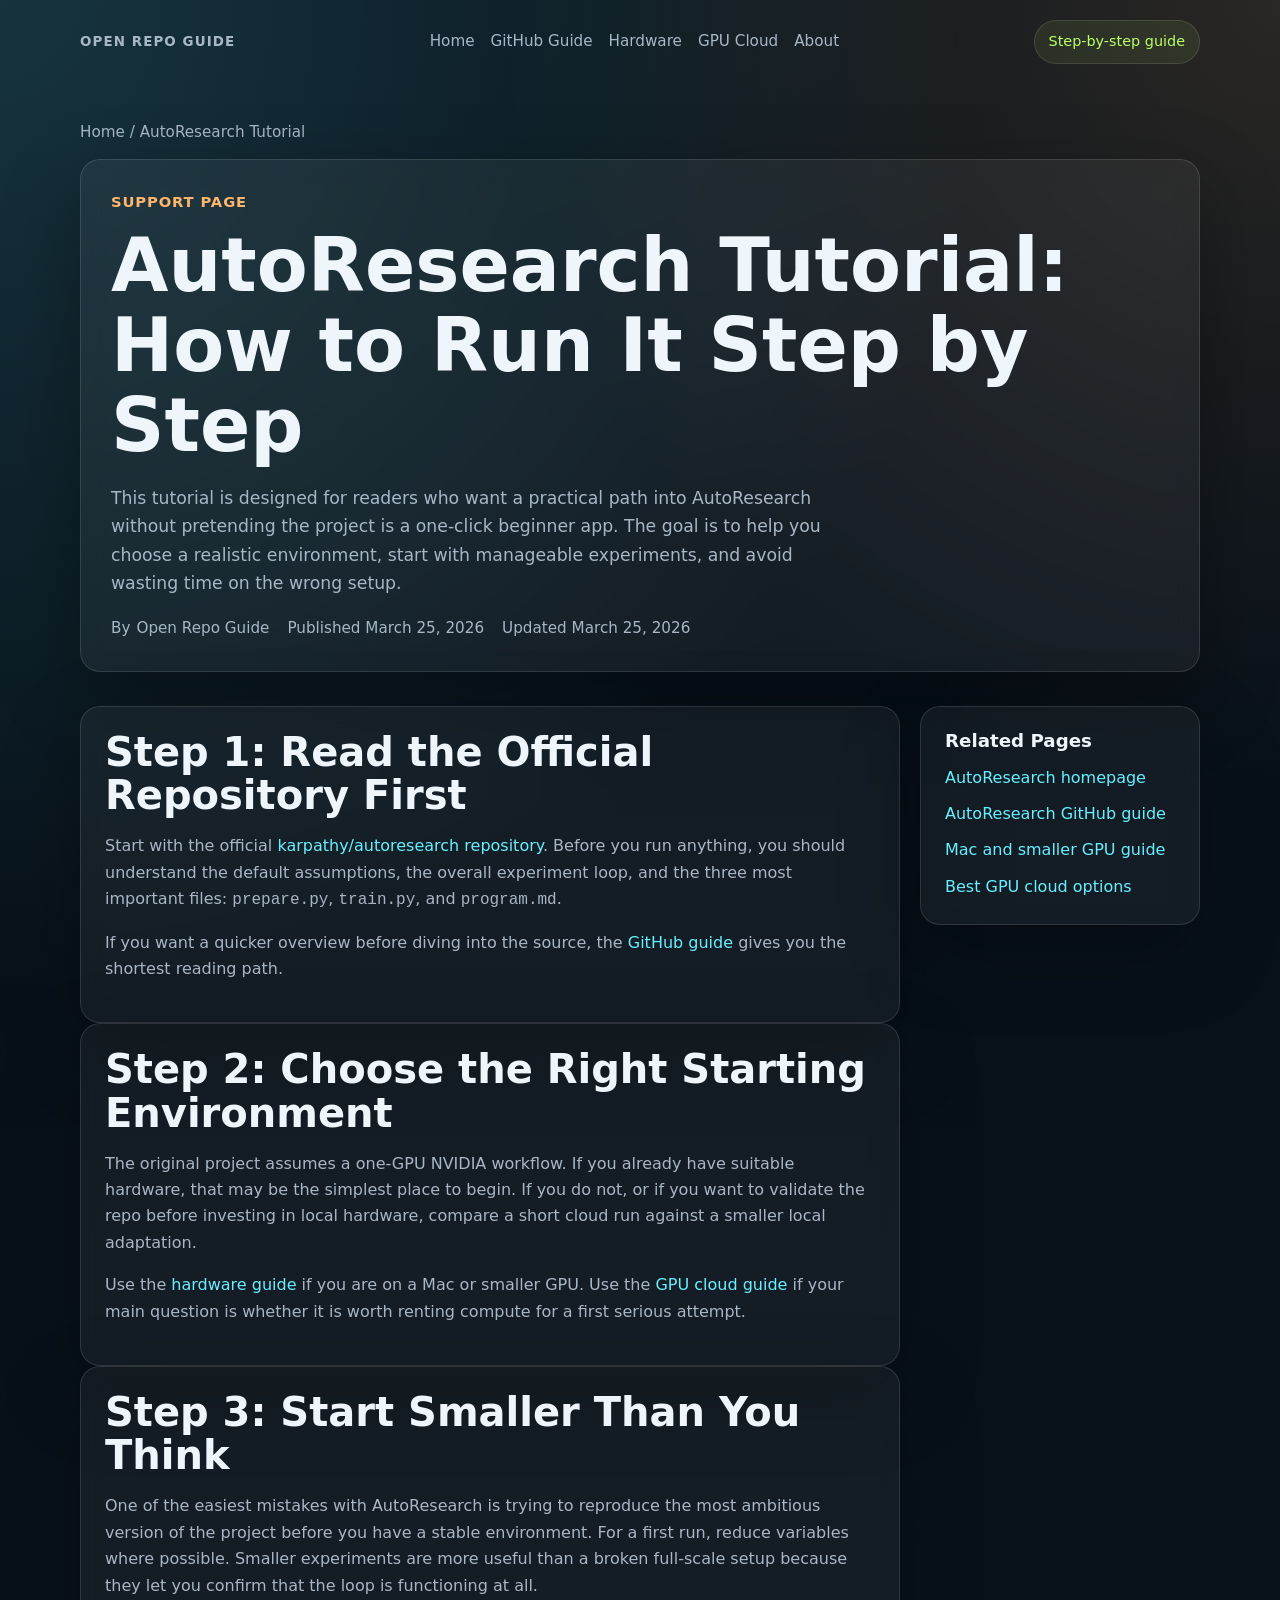
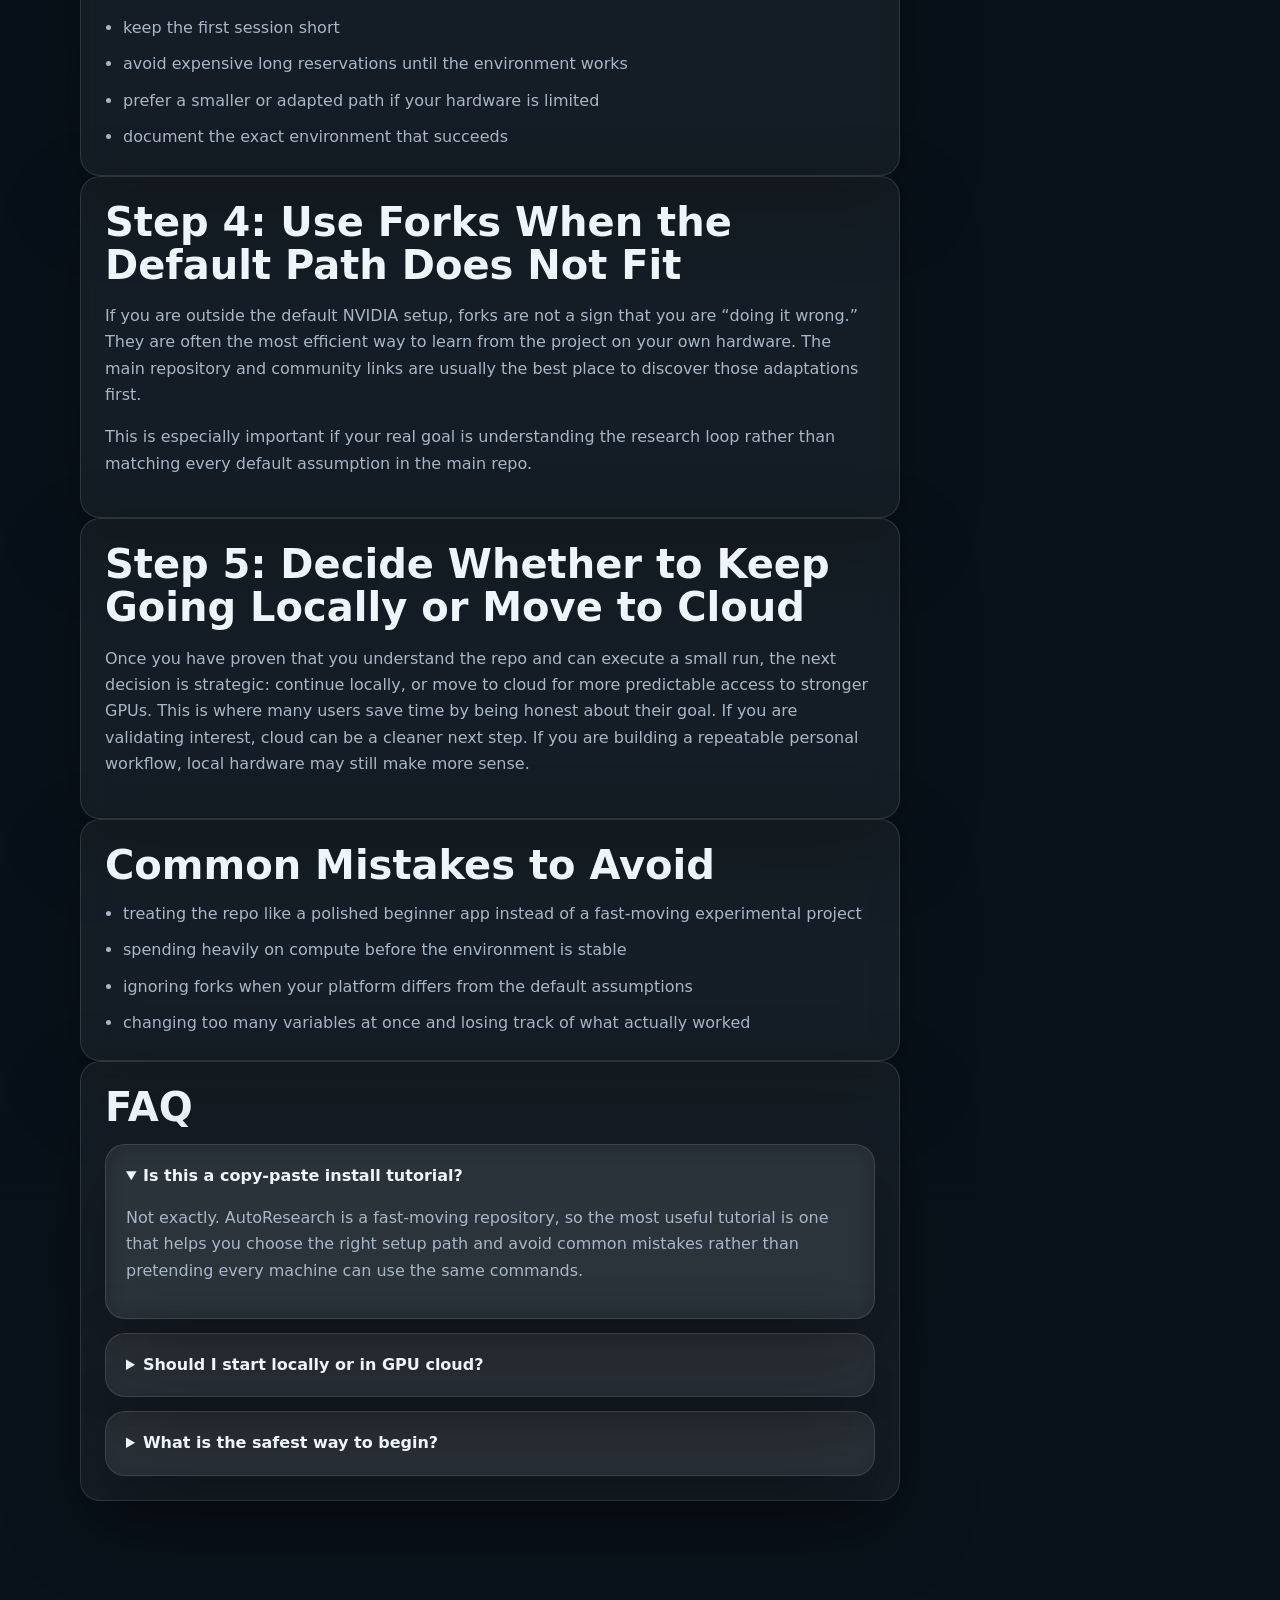
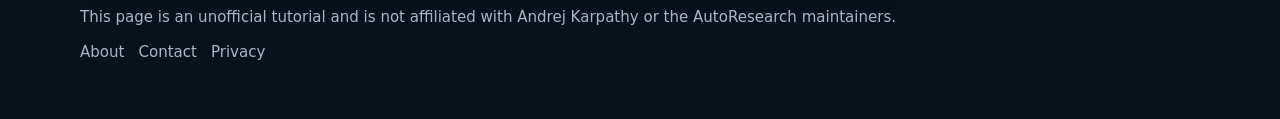
<file: autoresearch-tutorial/index.html>
<!DOCTYPE html>
<html lang="en">
<head>
  <meta charset="utf-8">
  <meta name="viewport" content="width=device-width, initial-scale=1">
  <title>AutoResearch Tutorial: How to Run It Step by Step</title>
  <meta name="description" content="Follow this AutoResearch tutorial to understand the repo, choose an environment, start with smaller experiments, and avoid common setup mistakes.">
  <meta name="author" content="Open Repo Guide">
  <meta name="robots" content="index,follow">
  <link rel="canonical" href="https://openrepoguide.com/autoresearch-tutorial/">
  <meta property="og:title" content="AutoResearch Tutorial: How to Run It Step by Step">
  <meta property="og:description" content="A practical AutoResearch tutorial for readers who want a realistic way to start without overspending or overcomplicating setup.">
  <meta property="og:type" content="article">
  <meta property="og:url" content="https://openrepoguide.com/autoresearch-tutorial/">
  <meta property="og:site_name" content="Open Repo Guide">
  <meta property="og:image" content="https://openrepoguide.com/og-cover.svg">
  <meta name="twitter:card" content="summary_large_image">
  <meta name="twitter:title" content="AutoResearch Tutorial: How to Run It Step by Step">
  <meta name="twitter:description" content="A practical AutoResearch tutorial for readers who want a realistic way to start without overspending or overcomplicating setup.">
  <meta name="twitter:image" content="https://openrepoguide.com/og-cover.svg">
  <link rel="icon" href="/favicon.svg" type="image/svg+xml">
  <link rel="stylesheet" href="/styles.css">
  <script async src="https://www.googletagmanager.com/gtag/js?id=G-XLJFRLP0C3"></script>
  <script>
    window.dataLayer = window.dataLayer || [];
    function gtag(){dataLayer.push(arguments);}
    gtag("js", new Date());
    gtag("config", "G-XLJFRLP0C3");
  </script>
  <script type="application/ld+json">
    {
      "@context": "https://schema.org",
      "@graph": [
        {
          "@type": "Article",
          "headline": "AutoResearch Tutorial: How to Run It Step by Step",
          "description": "Follow this AutoResearch tutorial to understand the repo, choose an environment, start with smaller experiments, and avoid common setup mistakes.",
          "author": {
            "@type": "Organization",
            "name": "Open Repo Guide"
          },
          "publisher": {
            "@type": "Organization",
            "name": "Open Repo Guide",
            "logo": {
              "@type": "ImageObject",
              "url": "https://openrepoguide.com/og-cover.svg"
            }
          },
          "datePublished": "2026-03-25",
          "dateModified": "2026-03-25",
          "mainEntityOfPage": "https://openrepoguide.com/autoresearch-tutorial/",
          "image": "https://openrepoguide.com/og-cover.svg"
        },
        {
          "@type": "BreadcrumbList",
          "itemListElement": [
            {
              "@type": "ListItem",
              "position": 1,
              "name": "Home",
              "item": "https://openrepoguide.com/"
            },
            {
              "@type": "ListItem",
              "position": 2,
              "name": "AutoResearch Tutorial",
              "item": "https://openrepoguide.com/autoresearch-tutorial/"
            }
          ]
        },
        {
          "@type": "FAQPage",
          "mainEntity": [
            {
              "@type": "Question",
              "name": "Is this a copy-paste install tutorial?",
              "acceptedAnswer": {
                "@type": "Answer",
                "text": "Not exactly. AutoResearch is a fast-moving repository, so the most useful tutorial is one that helps you choose the right setup path and avoid common mistakes rather than pretending every machine can use the same commands."
              }
            },
            {
              "@type": "Question",
              "name": "Should I start locally or in GPU cloud?",
              "acceptedAnswer": {
                "@type": "Answer",
                "text": "If you already have suitable NVIDIA hardware, local can be fine. If you are testing the repo for the first time or need stronger GPUs, GPU cloud can be the easier way to validate the setup."
              }
            },
            {
              "@type": "Question",
              "name": "What is the safest way to begin?",
              "acceptedAnswer": {
                "@type": "Answer",
                "text": "Read the official repository first, begin with small experiments, use a fork if your hardware differs from the default path, and avoid committing to expensive long runs before your environment is stable."
              }
            }
          ]
        }
      ]
    }
  </script>
</head>
<body>
  <div class="container">
    <div class="topbar">
      <div class="brand">Open Repo Guide</div>
      <nav>
        <a href="/">Home</a>
        <a href="/autoresearch-github-guide/">GitHub Guide</a>
        <a href="/run-autoresearch-on-mac-or-small-gpus/">Hardware</a>
        <a href="/best-gpu-cloud-for-autoresearch/">GPU Cloud</a>
        <a href="/about/">About</a>
      </nav>
      <div class="pill">Step-by-step guide</div>
    </div>

    <article itemscope itemtype="https://schema.org/Article">
      <header class="article-hero">
        <div class="breadcrumbs"><a href="/">Home</a> / AutoResearch Tutorial</div>
        <div class="card">
          <div class="eyebrow">Support Page</div>
          <h1 itemprop="headline">AutoResearch Tutorial: How to Run It Step by Step</h1>
          <p class="lead">
            This tutorial is designed for readers who want a practical path into AutoResearch without pretending the project
            is a one-click beginner app. The goal is to help you choose a realistic environment, start with manageable
            experiments, and avoid wasting time on the wrong setup.
          </p>
          <div class="page-meta">
            <span itemprop="author" itemscope itemtype="https://schema.org/Organization">By <a href="/about/" rel="author" itemprop="url"><span itemprop="name">Open Repo Guide</span></a></span>
            <span><time itemprop="datePublished" datetime="2026-03-25">Published March 25, 2026</time></span>
            <span><time itemprop="dateModified" datetime="2026-03-25">Updated March 25, 2026</time></span>
          </div>
        </div>
      </header>

      <main class="article">
        <div>
          <section class="card">
            <h2>Step 1: Read the Official Repository First</h2>
            <p>
              Start with the official
              <a href="https://github.com/karpathy/autoresearch" target="_blank" rel="noopener">karpathy/autoresearch repository</a>.
              Before you run anything, you should understand the default assumptions, the overall experiment loop, and the
              three most important files: <code>prepare.py</code>, <code>train.py</code>, and <code>program.md</code>.
            </p>
            <p>
              If you want a quicker overview before diving into the source, the
              <a href="/autoresearch-github-guide/">GitHub guide</a> gives you the shortest reading path.
            </p>
          </section>

          <section class="card">
            <h2>Step 2: Choose the Right Starting Environment</h2>
            <p>
              The original project assumes a one-GPU NVIDIA workflow. If you already have suitable hardware, that may be the
              simplest place to begin. If you do not, or if you want to validate the repo before investing in local hardware,
              compare a short cloud run against a smaller local adaptation.
            </p>
            <p>
              Use the <a href="/run-autoresearch-on-mac-or-small-gpus/">hardware guide</a> if you are on a Mac or smaller GPU.
              Use the <a href="/best-gpu-cloud-for-autoresearch/">GPU cloud guide</a> if your main question is whether it is
              worth renting compute for a first serious attempt.
            </p>
          </section>

          <section class="card">
            <h2>Step 3: Start Smaller Than You Think</h2>
            <p>
              One of the easiest mistakes with AutoResearch is trying to reproduce the most ambitious version of the project
              before you have a stable environment. For a first run, reduce variables where possible. Smaller experiments are
              more useful than a broken full-scale setup because they let you confirm that the loop is functioning at all.
            </p>
            <ul>
              <li>keep the first session short</li>
              <li>avoid expensive long reservations until the environment works</li>
              <li>prefer a smaller or adapted path if your hardware is limited</li>
              <li>document the exact environment that succeeds</li>
            </ul>
          </section>

          <section class="card">
            <h2>Step 4: Use Forks When the Default Path Does Not Fit</h2>
            <p>
              If you are outside the default NVIDIA setup, forks are not a sign that you are “doing it wrong.” They are often
              the most efficient way to learn from the project on your own hardware. The main repository and community links
              are usually the best place to discover those adaptations first.
            </p>
            <p>
              This is especially important if your real goal is understanding the research loop rather than matching every
              default assumption in the main repo.
            </p>
          </section>

          <section class="card">
            <h2>Step 5: Decide Whether to Keep Going Locally or Move to Cloud</h2>
            <p>
              Once you have proven that you understand the repo and can execute a small run, the next decision is strategic:
              continue locally, or move to cloud for more predictable access to stronger GPUs. This is where many users save
              time by being honest about their goal. If you are validating interest, cloud can be a cleaner next step. If you
              are building a repeatable personal workflow, local hardware may still make more sense.
            </p>
          </section>

          <section class="card">
            <h2>Common Mistakes to Avoid</h2>
            <ul>
              <li>treating the repo like a polished beginner app instead of a fast-moving experimental project</li>
              <li>spending heavily on compute before the environment is stable</li>
              <li>ignoring forks when your platform differs from the default assumptions</li>
              <li>changing too many variables at once and losing track of what actually worked</li>
            </ul>
          </section>

          <section class="card faq">
            <h2>FAQ</h2>
            <details open>
              <summary>Is this a copy-paste install tutorial?</summary>
              <p>Not exactly. AutoResearch is a fast-moving repository, so the most useful tutorial is one that helps you choose the right setup path and avoid common mistakes rather than pretending every machine can use the same commands.</p>
            </details>
            <details>
              <summary>Should I start locally or in GPU cloud?</summary>
              <p>If you already have suitable NVIDIA hardware, local can be fine. If you are testing the repo for the first time or need stronger GPUs, GPU cloud can be the easier way to validate the setup.</p>
            </details>
            <details>
              <summary>What is the safest way to begin?</summary>
              <p>Read the official repository first, begin with small experiments, use a fork if your hardware differs from the default path, and avoid committing to expensive long runs before your environment is stable.</p>
            </details>
          </section>
        </div>

        <aside>
          <div class="card">
            <h3>Related Pages</h3>
            <ul>
              <li><a href="/">AutoResearch homepage</a></li>
              <li><a href="/autoresearch-github-guide/">AutoResearch GitHub guide</a></li>
              <li><a href="/run-autoresearch-on-mac-or-small-gpus/">Mac and smaller GPU guide</a></li>
              <li><a href="/best-gpu-cloud-for-autoresearch/">Best GPU cloud options</a></li>
            </ul>
          </div>
        </aside>
      </main>

      <footer>
        <div>This page is an unofficial tutorial and is not affiliated with Andrej Karpathy or the AutoResearch maintainers.</div>
        <div class="footer-links">
          <a href="/about/">About</a>
          <a href="/contact/">Contact</a>
          <a href="/privacy/">Privacy</a>
        </div>
      </footer>
    </article>
  </div>
</body>
</html>
</file>
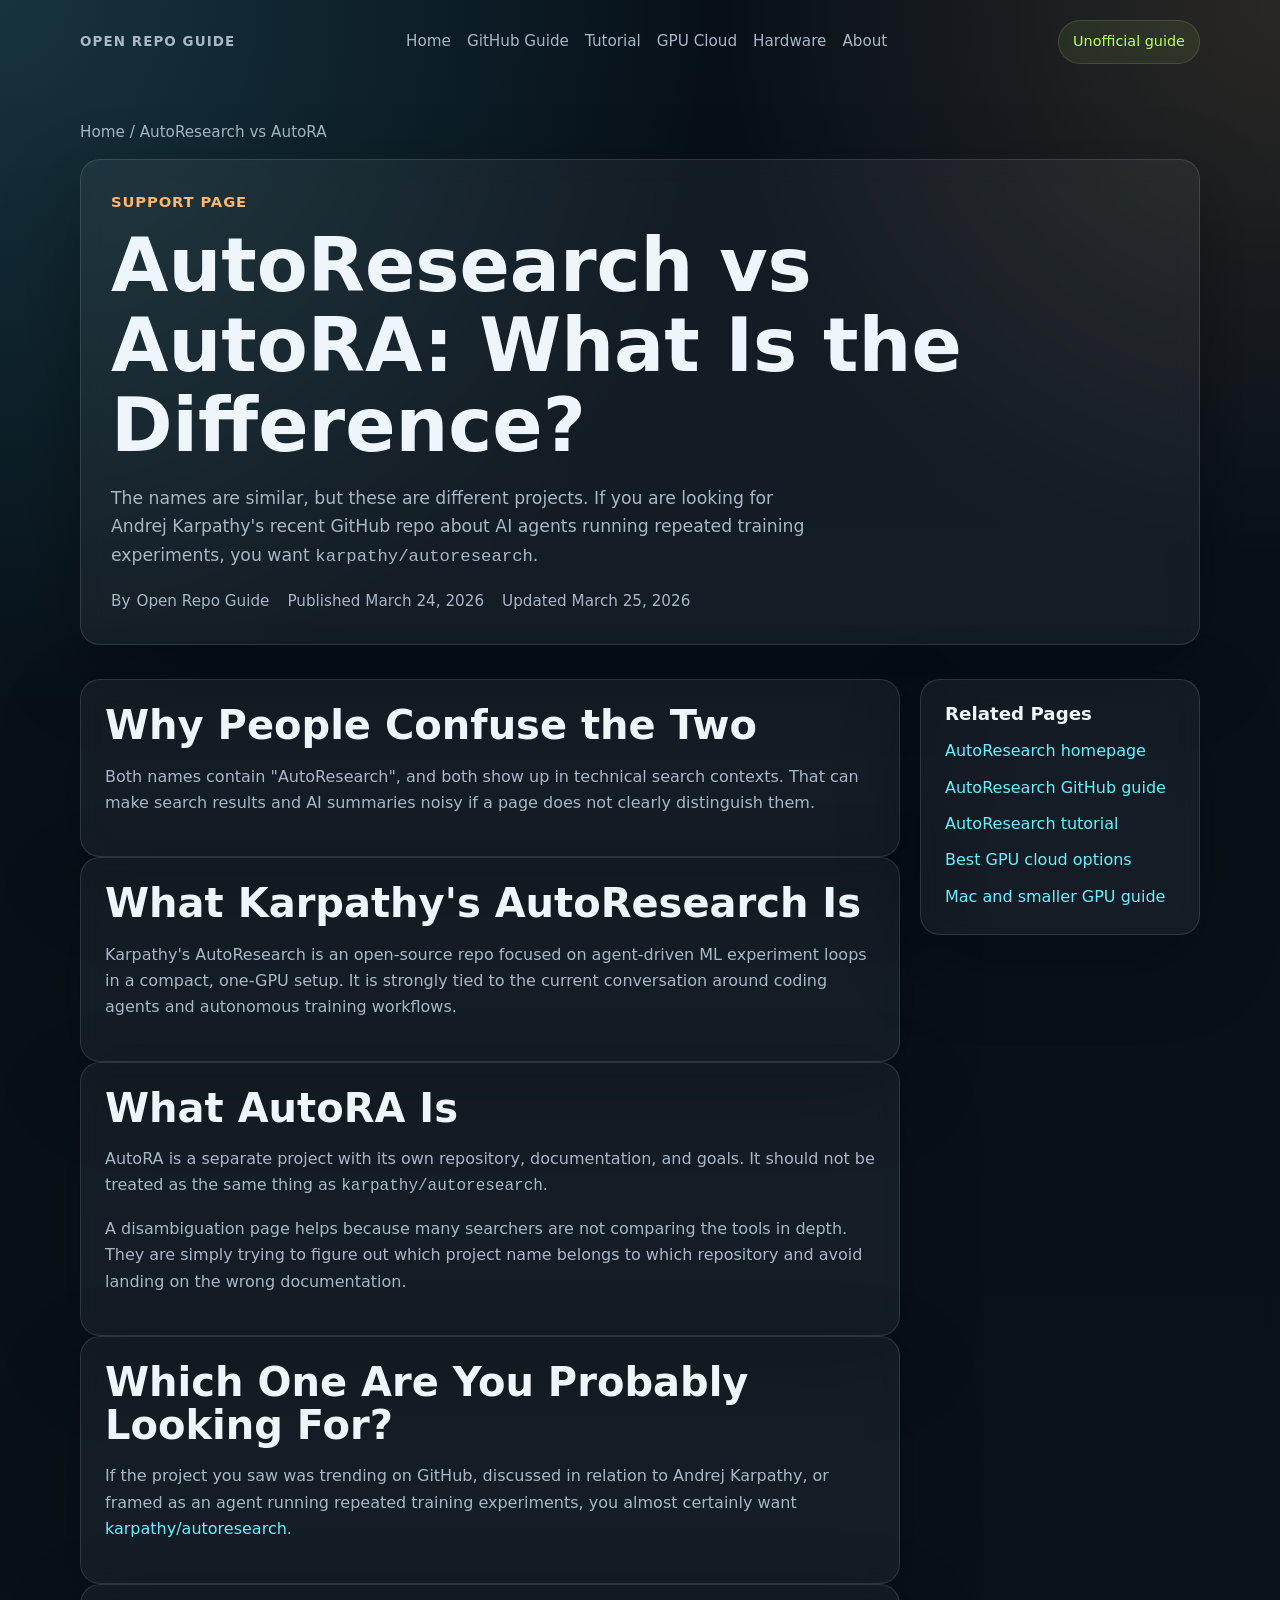
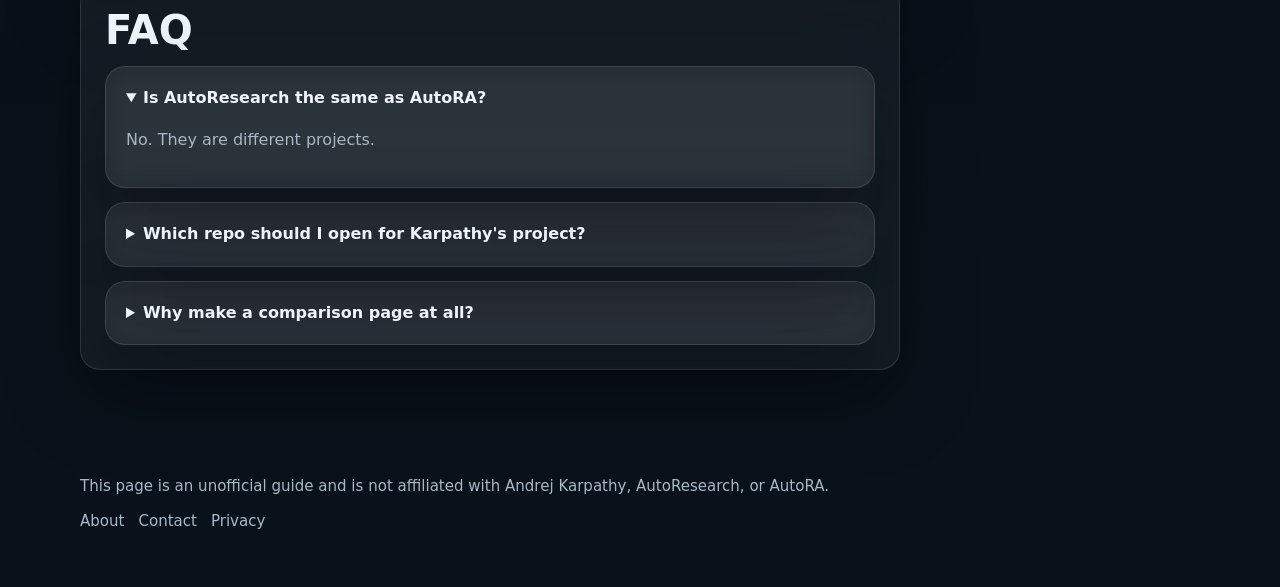
<file: autoresearch-vs-autora/index.html>
<!DOCTYPE html>
<html lang="en">
<head>
  <meta charset="utf-8">
  <meta name="viewport" content="width=device-width, initial-scale=1">
  <title>AutoResearch vs AutoRA: What Is the Difference?</title>
  <meta name="description" content="Understand the difference between Karpathy's AutoResearch project and AutoRA so you can find the right repository and documentation.">
  <meta name="author" content="Open Repo Guide">
  <meta name="robots" content="index,follow">
  <link rel="canonical" href="https://openrepoguide.com/autoresearch-vs-autora/">
  <meta property="og:title" content="AutoResearch vs AutoRA: What Is the Difference?">
  <meta property="og:description" content="Understand the difference between Karpathy's AutoResearch project and AutoRA so you can find the right repository and documentation.">
  <meta property="og:type" content="article">
  <meta property="og:url" content="https://openrepoguide.com/autoresearch-vs-autora/">
  <meta property="og:site_name" content="Open Repo Guide">
  <meta property="og:image" content="https://openrepoguide.com/og-cover.svg">
  <meta name="twitter:card" content="summary_large_image">
  <meta name="twitter:title" content="AutoResearch vs AutoRA: What Is the Difference?">
  <meta name="twitter:description" content="Understand the difference between Karpathy's AutoResearch project and AutoRA so you can find the right repository and documentation.">
  <meta name="twitter:image" content="https://openrepoguide.com/og-cover.svg">
  <link rel="icon" href="/favicon.svg" type="image/svg+xml">
  <link rel="stylesheet" href="/styles.css">
  <script async src="https://www.googletagmanager.com/gtag/js?id=G-XLJFRLP0C3"></script>
  <script>
    window.dataLayer = window.dataLayer || [];
    function gtag(){dataLayer.push(arguments);}
    gtag("js", new Date());
    gtag("config", "G-XLJFRLP0C3");
  </script>
  <script type="application/ld+json">
    {
      "@context": "https://schema.org",
      "@graph": [
        {
          "@type": "Article",
          "headline": "AutoResearch vs AutoRA: What Is the Difference?",
          "description": "Understand the difference between Karpathy's AutoResearch project and AutoRA so you can find the right repository and documentation.",
          "author": {
            "@type": "Organization",
            "name": "Open Repo Guide"
          },
          "publisher": {
            "@type": "Organization",
            "name": "Open Repo Guide",
            "logo": {
              "@type": "ImageObject",
              "url": "https://openrepoguide.com/og-cover.svg"
            }
          },
          "datePublished": "2026-03-24",
          "dateModified": "2026-03-25",
          "mainEntityOfPage": "https://openrepoguide.com/autoresearch-vs-autora/",
          "image": "https://openrepoguide.com/og-cover.svg"
        },
        {
          "@type": "BreadcrumbList",
          "itemListElement": [
            {
              "@type": "ListItem",
              "position": 1,
              "name": "Home",
              "item": "https://openrepoguide.com/"
            },
            {
              "@type": "ListItem",
              "position": 2,
              "name": "AutoResearch vs AutoRA",
              "item": "https://openrepoguide.com/autoresearch-vs-autora/"
            }
          ]
        },
        {
          "@type": "FAQPage",
          "mainEntity": [
            {
              "@type": "Question",
              "name": "Is AutoResearch the same as AutoRA?",
              "acceptedAnswer": {
                "@type": "Answer",
                "text": "No. They are different projects."
              }
            },
            {
              "@type": "Question",
              "name": "Which repo should I open for Karpathy's project?",
              "acceptedAnswer": {
                "@type": "Answer",
                "text": "Open github.com/karpathy/autoresearch."
              }
            },
            {
              "@type": "Question",
              "name": "Why make a comparison page at all?",
              "acceptedAnswer": {
                "@type": "Answer",
                "text": "Because searchers can mix up the names, and a clear disambiguation page helps them quickly find the right project."
              }
            }
          ]
        }
      ]
    }
  </script>
</head>
<body>
  <div class="container">
    <div class="topbar">
      <div class="brand">Open Repo Guide</div>
      <nav>
        <a href="/">Home</a>
        <a href="/autoresearch-github-guide/">GitHub Guide</a>
        <a href="/autoresearch-tutorial/">Tutorial</a>
        <a href="/best-gpu-cloud-for-autoresearch/">GPU Cloud</a>
        <a href="/run-autoresearch-on-mac-or-small-gpus/">Hardware</a>
        <a href="/about/">About</a>
      </nav>
      <div class="pill">Unofficial guide</div>
    </div>

    <article itemscope itemtype="https://schema.org/Article">
    <header class="article-hero">
      <div class="breadcrumbs"><a href="/">Home</a> / AutoResearch vs AutoRA</div>
      <div class="card">
        <div class="eyebrow">Support Page</div>
        <h1 itemprop="headline">AutoResearch vs AutoRA: What Is the Difference?</h1>
        <p class="lead">
          The names are similar, but these are different projects. If you are looking for Andrej Karpathy's recent
          GitHub repo about AI agents running repeated training experiments, you want <code>karpathy/autoresearch</code>.
        </p>
        <div class="page-meta">
          <span itemprop="author" itemscope itemtype="https://schema.org/Organization">By <a href="/about/" rel="author" itemprop="url"><span itemprop="name">Open Repo Guide</span></a></span>
          <span><time itemprop="datePublished" datetime="2026-03-24">Published March 24, 2026</time></span>
          <span><time itemprop="dateModified" datetime="2026-03-25">Updated March 25, 2026</time></span>
        </div>
      </div>
    </header>

    <main class="article">
      <div>
        <section class="card">
          <h2>Why People Confuse the Two</h2>
          <p>
            Both names contain "AutoResearch", and both show up in technical search contexts. That can make search results
            and AI summaries noisy if a page does not clearly distinguish them.
          </p>
        </section>

        <section class="card">
          <h2>What Karpathy's AutoResearch Is</h2>
          <p>
            Karpathy's AutoResearch is an open-source repo focused on agent-driven ML experiment loops in a compact, one-GPU setup.
            It is strongly tied to the current conversation around coding agents and autonomous training workflows.
          </p>
        </section>

        <section class="card">
          <h2>What AutoRA Is</h2>
          <p>
            AutoRA is a separate project with its own repository, documentation, and goals. It should not be treated as the same
            thing as <code>karpathy/autoresearch</code>.
          </p>
          <p>
            A disambiguation page helps because many searchers are not comparing the tools in depth. They are simply trying to
            figure out which project name belongs to which repository and avoid landing on the wrong documentation.
          </p>
        </section>

        <section class="card">
          <h2>Which One Are You Probably Looking For?</h2>
          <p>
            If the project you saw was trending on GitHub, discussed in relation to Andrej Karpathy, or framed as an agent running
            repeated training experiments, you almost certainly want <a href="https://github.com/karpathy/autoresearch" target="_blank" rel="noopener">karpathy/autoresearch</a>.
          </p>
        </section>

        <section class="card faq">
          <h2>FAQ</h2>
          <details open>
            <summary>Is AutoResearch the same as AutoRA?</summary>
            <p>No. They are different projects.</p>
          </details>
          <details>
            <summary>Which repo should I open for Karpathy's project?</summary>
            <p>Open <a href="https://github.com/karpathy/autoresearch" target="_blank" rel="noopener">github.com/karpathy/autoresearch</a>.</p>
          </details>
          <details>
            <summary>Why make a comparison page at all?</summary>
            <p>Because searchers can mix up the names, and a clear disambiguation page can capture that traffic while helping users quickly find the right project.</p>
          </details>
        </section>
      </div>

      <aside>
        <div class="card">
          <h3>Related Pages</h3>
          <ul>
            <li><a href="/">AutoResearch homepage</a></li>
            <li><a href="/autoresearch-github-guide/">AutoResearch GitHub guide</a></li>
            <li><a href="/autoresearch-tutorial/">AutoResearch tutorial</a></li>
            <li><a href="/best-gpu-cloud-for-autoresearch/">Best GPU cloud options</a></li>
            <li><a href="/run-autoresearch-on-mac-or-small-gpus/">Mac and smaller GPU guide</a></li>
          </ul>
        </div>
      </aside>
    </main>

    <footer>
      <div>This page is an unofficial guide and is not affiliated with Andrej Karpathy, AutoResearch, or AutoRA.</div>
      <div class="footer-links">
        <a href="/about/">About</a>
        <a href="/contact/">Contact</a>
        <a href="/privacy/">Privacy</a>
      </div>
    </footer>
    </article>
  </div>
</body>
</html>
</file>
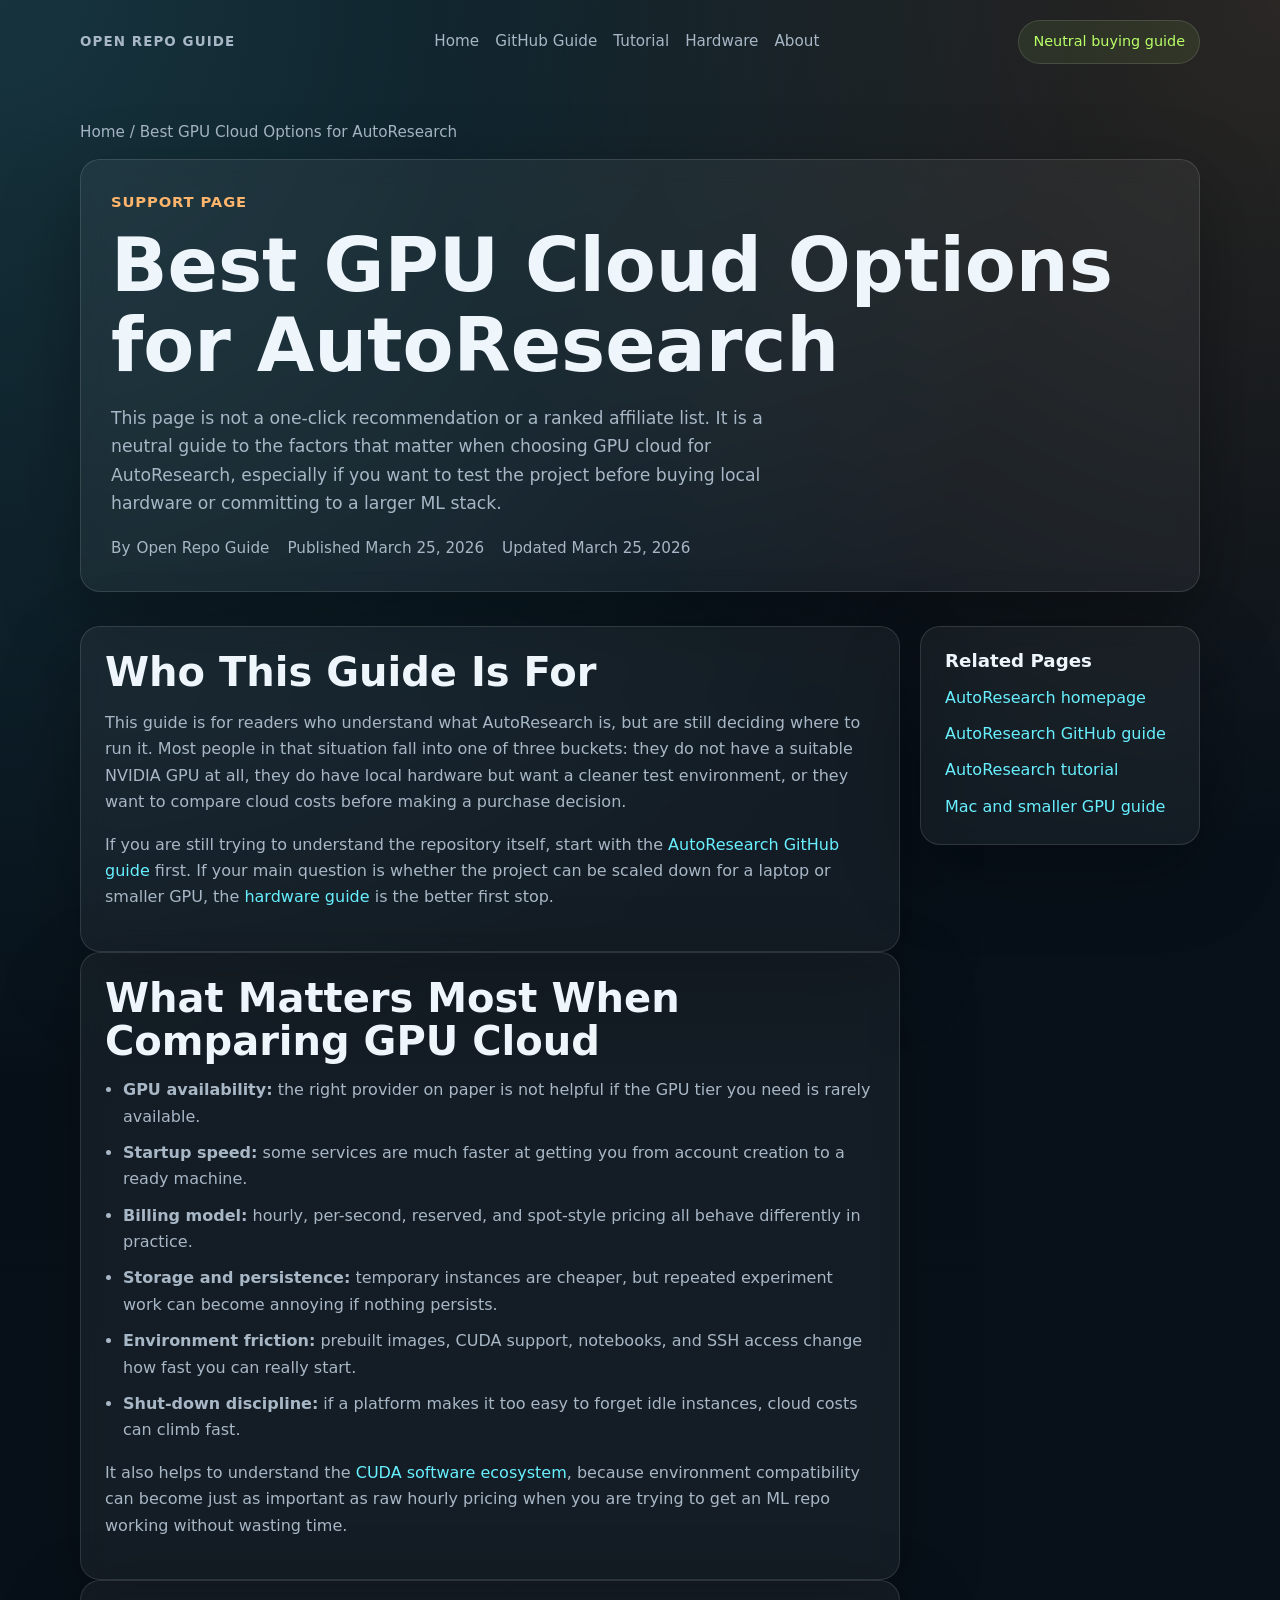
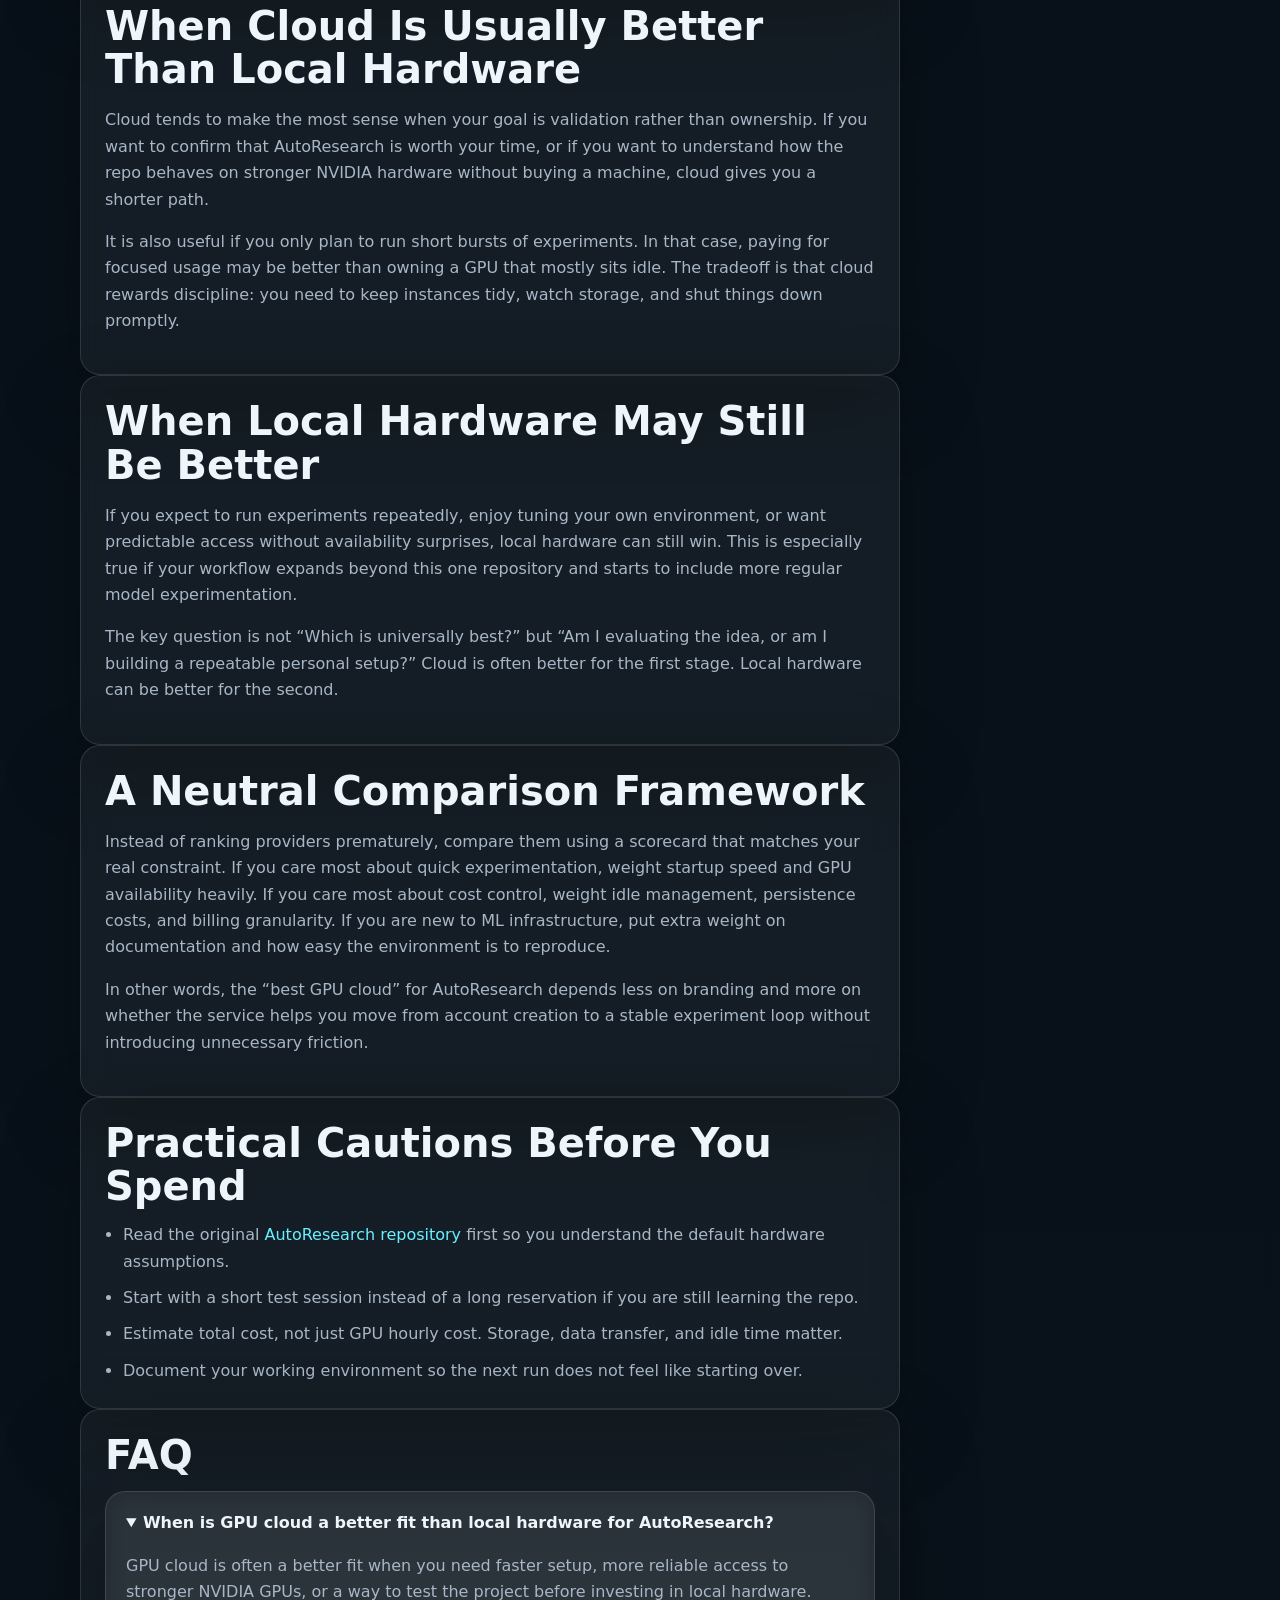
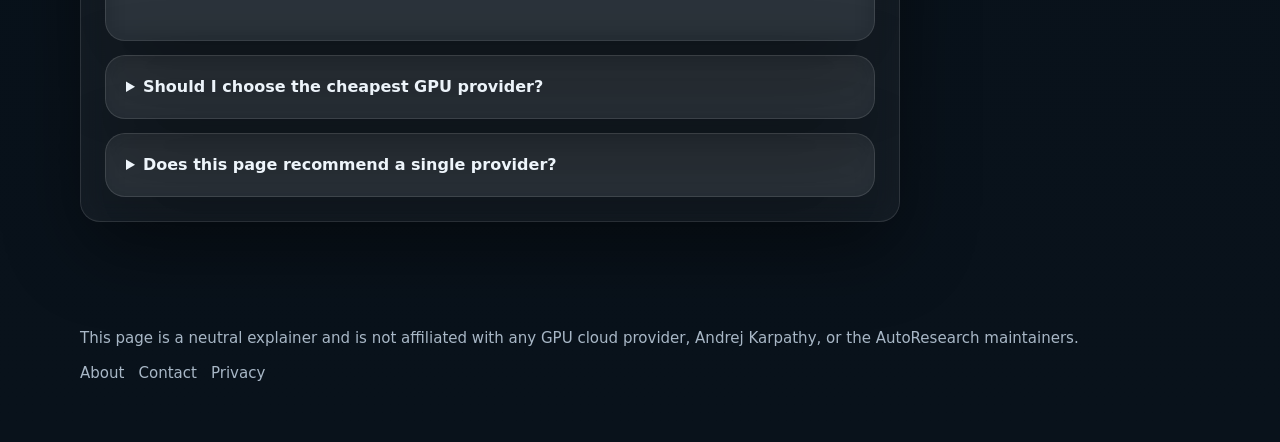
<file: best-gpu-cloud-for-autoresearch/index.html>
<!DOCTYPE html>
<html lang="en">
<head>
  <meta charset="utf-8">
  <meta name="viewport" content="width=device-width, initial-scale=1">
  <title>Best GPU Cloud Options for AutoResearch: A Neutral Guide</title>
  <meta name="description" content="Compare setup speed, GPU availability, billing, and cost control when choosing GPU cloud for AutoResearch instead of local hardware.">
  <meta name="author" content="Open Repo Guide">
  <meta name="robots" content="index,follow">
  <link rel="canonical" href="https://openrepoguide.com/best-gpu-cloud-for-autoresearch/">
  <meta property="og:title" content="Best GPU Cloud Options for AutoResearch: A Neutral Guide">
  <meta property="og:description" content="A neutral guide to evaluating GPU cloud options for AutoResearch without turning the page into a sales pitch.">
  <meta property="og:type" content="article">
  <meta property="og:url" content="https://openrepoguide.com/best-gpu-cloud-for-autoresearch/">
  <meta property="og:site_name" content="Open Repo Guide">
  <meta property="og:image" content="https://openrepoguide.com/og-cover.svg">
  <meta name="twitter:card" content="summary_large_image">
  <meta name="twitter:title" content="Best GPU Cloud Options for AutoResearch: A Neutral Guide">
  <meta name="twitter:description" content="Use this neutral guide to compare GPU cloud options for AutoResearch experiments.">
  <meta name="twitter:image" content="https://openrepoguide.com/og-cover.svg">
  <link rel="icon" href="/favicon.svg" type="image/svg+xml">
  <link rel="stylesheet" href="/styles.css">
  <script async src="https://www.googletagmanager.com/gtag/js?id=G-XLJFRLP0C3"></script>
  <script>
    window.dataLayer = window.dataLayer || [];
    function gtag(){dataLayer.push(arguments);}
    gtag("js", new Date());
    gtag("config", "G-XLJFRLP0C3");
  </script>
  <script type="application/ld+json">
    {
      "@context": "https://schema.org",
      "@graph": [
        {
          "@type": "Article",
          "headline": "Best GPU Cloud Options for AutoResearch: A Neutral Guide",
          "description": "Compare the main factors that matter when choosing GPU cloud for AutoResearch, including setup speed, GPU availability, cost control, and when cloud is better than local hardware.",
          "author": {
            "@type": "Organization",
            "name": "Open Repo Guide"
          },
          "publisher": {
            "@type": "Organization",
            "name": "Open Repo Guide",
            "logo": {
              "@type": "ImageObject",
              "url": "https://openrepoguide.com/og-cover.svg"
            }
          },
          "datePublished": "2026-03-25",
          "dateModified": "2026-03-25",
          "mainEntityOfPage": "https://openrepoguide.com/best-gpu-cloud-for-autoresearch/",
          "image": "https://openrepoguide.com/og-cover.svg"
        },
        {
          "@type": "BreadcrumbList",
          "itemListElement": [
            {
              "@type": "ListItem",
              "position": 1,
              "name": "Home",
              "item": "https://openrepoguide.com/"
            },
            {
              "@type": "ListItem",
              "position": 2,
              "name": "Best GPU Cloud Options for AutoResearch",
              "item": "https://openrepoguide.com/best-gpu-cloud-for-autoresearch/"
            }
          ]
        },
        {
          "@type": "FAQPage",
          "mainEntity": [
            {
              "@type": "Question",
              "name": "When is GPU cloud a better fit than local hardware for AutoResearch?",
              "acceptedAnswer": {
                "@type": "Answer",
                "text": "GPU cloud is often a better fit when you need faster setup, more reliable access to strong NVIDIA GPUs, or a way to run experiments without investing in local hardware first."
              }
            },
            {
              "@type": "Question",
              "name": "Should I choose the cheapest GPU provider?",
              "acceptedAnswer": {
                "@type": "Answer",
                "text": "Not always. The best choice depends on availability, startup time, storage, billing model, and how much setup friction you can tolerate."
              }
            },
            {
              "@type": "Question",
              "name": "Does this page recommend a single provider?",
              "acceptedAnswer": {
                "@type": "Answer",
                "text": "No. This guide is intentionally neutral and is meant to help you evaluate options using the criteria that matter most for AutoResearch."
              }
            }
          ]
        }
      ]
    }
  </script>
</head>
<body>
  <div class="container">
    <div class="topbar">
      <div class="brand">Open Repo Guide</div>
      <nav>
        <a href="/">Home</a>
        <a href="/autoresearch-github-guide/">GitHub Guide</a>
        <a href="/autoresearch-tutorial/">Tutorial</a>
        <a href="/run-autoresearch-on-mac-or-small-gpus/">Hardware</a>
        <a href="/about/">About</a>
      </nav>
      <div class="pill">Neutral buying guide</div>
    </div>

    <article itemscope itemtype="https://schema.org/Article">
      <header class="article-hero">
        <div class="breadcrumbs"><a href="/">Home</a> / Best GPU Cloud Options for AutoResearch</div>
        <div class="card">
          <div class="eyebrow">Support Page</div>
          <h1 itemprop="headline">Best GPU Cloud Options for AutoResearch</h1>
          <p class="lead">
            This page is not a one-click recommendation or a ranked affiliate list. It is a neutral guide to the factors
            that matter when choosing GPU cloud for AutoResearch, especially if you want to test the project before buying
            local hardware or committing to a larger ML stack.
          </p>
          <div class="page-meta">
            <span itemprop="author" itemscope itemtype="https://schema.org/Organization">By <a href="/about/" rel="author" itemprop="url"><span itemprop="name">Open Repo Guide</span></a></span>
            <span><time itemprop="datePublished" datetime="2026-03-25">Published March 25, 2026</time></span>
            <span><time itemprop="dateModified" datetime="2026-03-25">Updated March 25, 2026</time></span>
          </div>
        </div>
      </header>

      <main class="article">
        <div>
          <section class="card">
            <h2>Who This Guide Is For</h2>
            <p>
              This guide is for readers who understand what AutoResearch is, but are still deciding where to run it.
              Most people in that situation fall into one of three buckets: they do not have a suitable NVIDIA GPU at all,
              they do have local hardware but want a cleaner test environment, or they want to compare cloud costs before
              making a purchase decision.
            </p>
            <p>
              If you are still trying to understand the repository itself, start with the
              <a href="/autoresearch-github-guide/">AutoResearch GitHub guide</a> first. If your main question is whether
              the project can be scaled down for a laptop or smaller GPU, the
              <a href="/run-autoresearch-on-mac-or-small-gpus/">hardware guide</a> is the better first stop.
            </p>
          </section>

          <section class="card">
            <h2>What Matters Most When Comparing GPU Cloud</h2>
            <ul>
              <li><strong>GPU availability:</strong> the right provider on paper is not helpful if the GPU tier you need is rarely available.</li>
              <li><strong>Startup speed:</strong> some services are much faster at getting you from account creation to a ready machine.</li>
              <li><strong>Billing model:</strong> hourly, per-second, reserved, and spot-style pricing all behave differently in practice.</li>
              <li><strong>Storage and persistence:</strong> temporary instances are cheaper, but repeated experiment work can become annoying if nothing persists.</li>
              <li><strong>Environment friction:</strong> prebuilt images, CUDA support, notebooks, and SSH access change how fast you can really start.</li>
              <li><strong>Shut-down discipline:</strong> if a platform makes it too easy to forget idle instances, cloud costs can climb fast.</li>
            </ul>
            <p>
              It also helps to understand the
              <a href="https://docs.nvidia.com/cuda/" target="_blank" rel="noopener">CUDA software ecosystem</a>,
              because environment compatibility can become just as important as raw hourly pricing when you are trying to get
              an ML repo working without wasting time.
            </p>
          </section>

          <section class="card">
            <h2>When Cloud Is Usually Better Than Local Hardware</h2>
            <p>
              Cloud tends to make the most sense when your goal is validation rather than ownership. If you want to confirm
              that AutoResearch is worth your time, or if you want to understand how the repo behaves on stronger NVIDIA
              hardware without buying a machine, cloud gives you a shorter path.
            </p>
            <p>
              It is also useful if you only plan to run short bursts of experiments. In that case, paying for focused usage
              may be better than owning a GPU that mostly sits idle. The tradeoff is that cloud rewards discipline: you need
              to keep instances tidy, watch storage, and shut things down promptly.
            </p>
          </section>

          <section class="card">
            <h2>When Local Hardware May Still Be Better</h2>
            <p>
              If you expect to run experiments repeatedly, enjoy tuning your own environment, or want predictable access
              without availability surprises, local hardware can still win. This is especially true if your workflow expands
              beyond this one repository and starts to include more regular model experimentation.
            </p>
            <p>
              The key question is not “Which is universally best?” but “Am I evaluating the idea, or am I building a repeatable
              personal setup?” Cloud is often better for the first stage. Local hardware can be better for the second.
            </p>
          </section>

          <section class="card">
            <h2>A Neutral Comparison Framework</h2>
            <p>
              Instead of ranking providers prematurely, compare them using a scorecard that matches your real constraint.
              If you care most about quick experimentation, weight startup speed and GPU availability heavily. If you care
              most about cost control, weight idle management, persistence costs, and billing granularity. If you are new
              to ML infrastructure, put extra weight on documentation and how easy the environment is to reproduce.
            </p>
            <p>
              In other words, the “best GPU cloud” for AutoResearch depends less on branding and more on whether the service
              helps you move from account creation to a stable experiment loop without introducing unnecessary friction.
            </p>
          </section>

          <section class="card">
            <h2>Practical Cautions Before You Spend</h2>
            <ul>
              <li>Read the original <a href="https://github.com/karpathy/autoresearch" target="_blank" rel="noopener">AutoResearch repository</a> first so you understand the default hardware assumptions.</li>
              <li>Start with a short test session instead of a long reservation if you are still learning the repo.</li>
              <li>Estimate total cost, not just GPU hourly cost. Storage, data transfer, and idle time matter.</li>
              <li>Document your working environment so the next run does not feel like starting over.</li>
            </ul>
          </section>

          <section class="card faq">
            <h2>FAQ</h2>
            <details open>
              <summary>When is GPU cloud a better fit than local hardware for AutoResearch?</summary>
              <p>GPU cloud is often a better fit when you need faster setup, more reliable access to stronger NVIDIA GPUs, or a way to test the project before investing in local hardware.</p>
            </details>
            <details>
              <summary>Should I choose the cheapest GPU provider?</summary>
              <p>Not always. Availability, startup speed, storage, billing model, and setup friction can matter just as much as the lowest hourly price.</p>
            </details>
            <details>
              <summary>Does this page recommend a single provider?</summary>
              <p>No. This guide is intentionally neutral and is meant to help you evaluate options using the criteria that matter most for your setup.</p>
            </details>
          </section>
        </div>

        <aside>
          <div class="card">
            <h3>Related Pages</h3>
            <ul>
              <li><a href="/">AutoResearch homepage</a></li>
              <li><a href="/autoresearch-github-guide/">AutoResearch GitHub guide</a></li>
              <li><a href="/autoresearch-tutorial/">AutoResearch tutorial</a></li>
              <li><a href="/run-autoresearch-on-mac-or-small-gpus/">Mac and smaller GPU guide</a></li>
            </ul>
          </div>
        </aside>
      </main>

      <footer>
        <div>This page is a neutral explainer and is not affiliated with any GPU cloud provider, Andrej Karpathy, or the AutoResearch maintainers.</div>
        <div class="footer-links">
          <a href="/about/">About</a>
          <a href="/contact/">Contact</a>
          <a href="/privacy/">Privacy</a>
        </div>
      </footer>
    </article>
  </div>
</body>
</html>
</file>
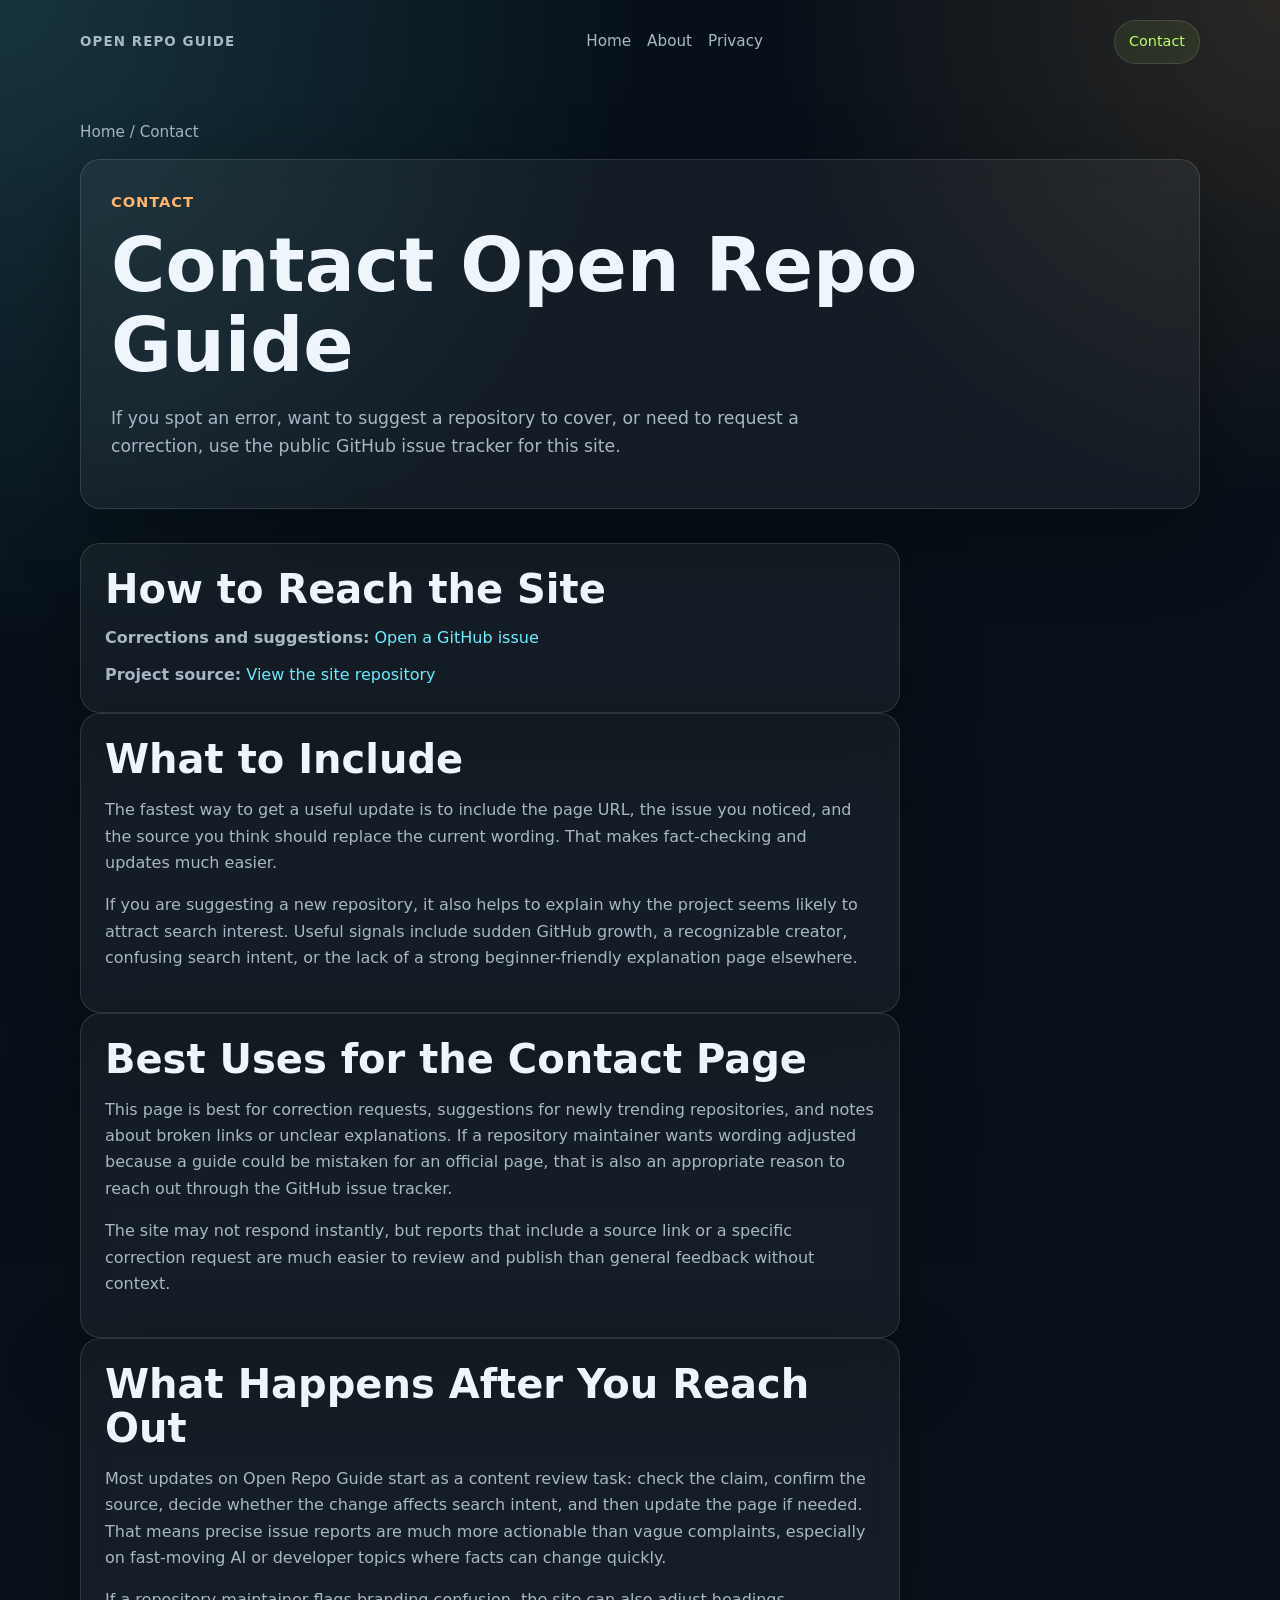
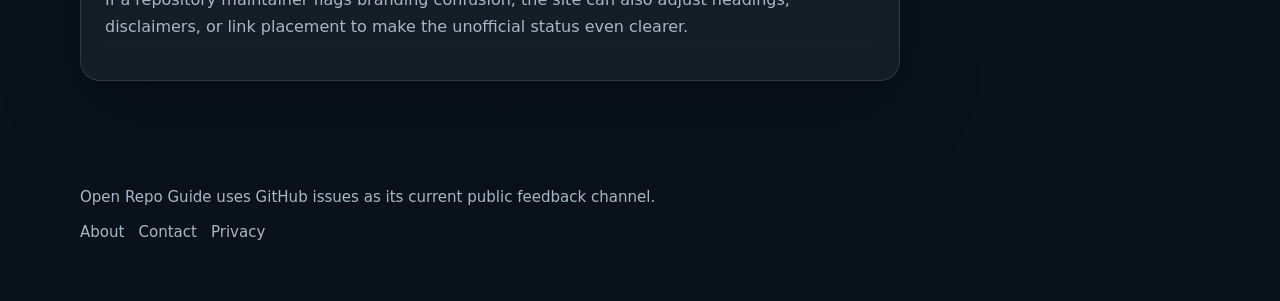
<file: contact/index.html>
<!DOCTYPE html>
<html lang="en">
<head>
  <meta charset="utf-8">
  <meta name="viewport" content="width=device-width, initial-scale=1">
  <title>Contact Open Repo Guide for Corrections and Suggestions</title>
  <meta name="description" content="Contact Open Repo Guide for corrections, feedback, repository suggestions, and other requests related to its unofficial GitHub project guides.">
  <meta name="author" content="Open Repo Guide">
  <meta name="robots" content="index,follow">
  <link rel="canonical" href="https://openrepoguide.com/contact/">
  <meta property="og:title" content="Contact Open Repo Guide">
  <meta property="og:description" content="How to send feedback or correction requests for Open Repo Guide.">
  <meta property="og:type" content="website">
  <meta property="og:url" content="https://openrepoguide.com/contact/">
  <meta property="og:site_name" content="Open Repo Guide">
  <meta property="og:image" content="https://openrepoguide.com/og-cover.svg">
  <meta name="twitter:card" content="summary_large_image">
  <meta name="twitter:title" content="Contact Open Repo Guide">
  <meta name="twitter:description" content="How to send feedback or correction requests for Open Repo Guide.">
  <meta name="twitter:image" content="https://openrepoguide.com/og-cover.svg">
  <link rel="icon" href="/favicon.svg" type="image/svg+xml">
  <link rel="stylesheet" href="/styles.css">
  <script async src="https://www.googletagmanager.com/gtag/js?id=G-XLJFRLP0C3"></script>
  <script>
    window.dataLayer = window.dataLayer || [];
    function gtag(){dataLayer.push(arguments);}
    gtag("js", new Date());
    gtag("config", "G-XLJFRLP0C3");
  </script>
  <script type="application/ld+json">
    {
      "@context": "https://schema.org",
      "@type": "ContactPage",
      "name": "Contact Open Repo Guide",
      "url": "https://openrepoguide.com/contact/",
      "description": "Contact page for Open Repo Guide."
    }
  </script>
</head>
<body>
  <div class="container">
    <div class="topbar">
      <div class="brand">Open Repo Guide</div>
      <nav>
        <a href="/">Home</a>
        <a href="/about/">About</a>
        <a href="/privacy/">Privacy</a>
      </nav>
      <div class="pill">Contact</div>
    </div>

    <header class="article-hero">
      <div class="breadcrumbs"><a href="/">Home</a> / Contact</div>
      <div class="card">
        <div class="eyebrow">Contact</div>
        <h1>Contact Open Repo Guide</h1>
        <p class="lead">
          If you spot an error, want to suggest a repository to cover, or need to request a correction, use the public
          GitHub issue tracker for this site.
        </p>
      </div>
    </header>

    <main class="article">
      <div>
        <section class="card">
          <h2>How to Reach the Site</h2>
          <ul class="contact-list">
            <li><strong>Corrections and suggestions:</strong> <a href="https://github.com/liuyan-wjy/autoresearch-guide/issues/new" target="_blank" rel="noopener">Open a GitHub issue</a></li>
            <li><strong>Project source:</strong> <a href="https://github.com/liuyan-wjy/autoresearch-guide" target="_blank" rel="noopener">View the site repository</a></li>
          </ul>
        </section>

        <section class="card">
          <h2>What to Include</h2>
          <p>
            The fastest way to get a useful update is to include the page URL, the issue you noticed, and the source you
            think should replace the current wording. That makes fact-checking and updates much easier.
          </p>
          <p>
            If you are suggesting a new repository, it also helps to explain why the project seems likely to attract search
            interest. Useful signals include sudden GitHub growth, a recognizable creator, confusing search intent, or the
            lack of a strong beginner-friendly explanation page elsewhere.
          </p>
        </section>

        <section class="card">
          <h2>Best Uses for the Contact Page</h2>
          <p>
            This page is best for correction requests, suggestions for newly trending repositories, and notes about broken
            links or unclear explanations. If a repository maintainer wants wording adjusted because a guide could be mistaken
            for an official page, that is also an appropriate reason to reach out through the GitHub issue tracker.
          </p>
          <p>
            The site may not respond instantly, but reports that include a source link or a specific correction request are
            much easier to review and publish than general feedback without context.
          </p>
        </section>

        <section class="card">
          <h2>What Happens After You Reach Out</h2>
          <p>
            Most updates on Open Repo Guide start as a content review task: check the claim, confirm the source, decide
            whether the change affects search intent, and then update the page if needed. That means precise issue reports
            are much more actionable than vague complaints, especially on fast-moving AI or developer topics where facts can
            change quickly.
          </p>
          <p>
            If a repository maintainer flags branding confusion, the site can also adjust headings, disclaimers, or link
            placement to make the unofficial status even clearer.
          </p>
        </section>
      </div>
    </main>

    <footer>
      <div>Open Repo Guide uses GitHub issues as its current public feedback channel.</div>
      <div class="footer-links">
        <a href="/about/">About</a>
        <a href="/contact/">Contact</a>
        <a href="/privacy/">Privacy</a>
      </div>
    </footer>
  </div>
</body>
</html>
</file>
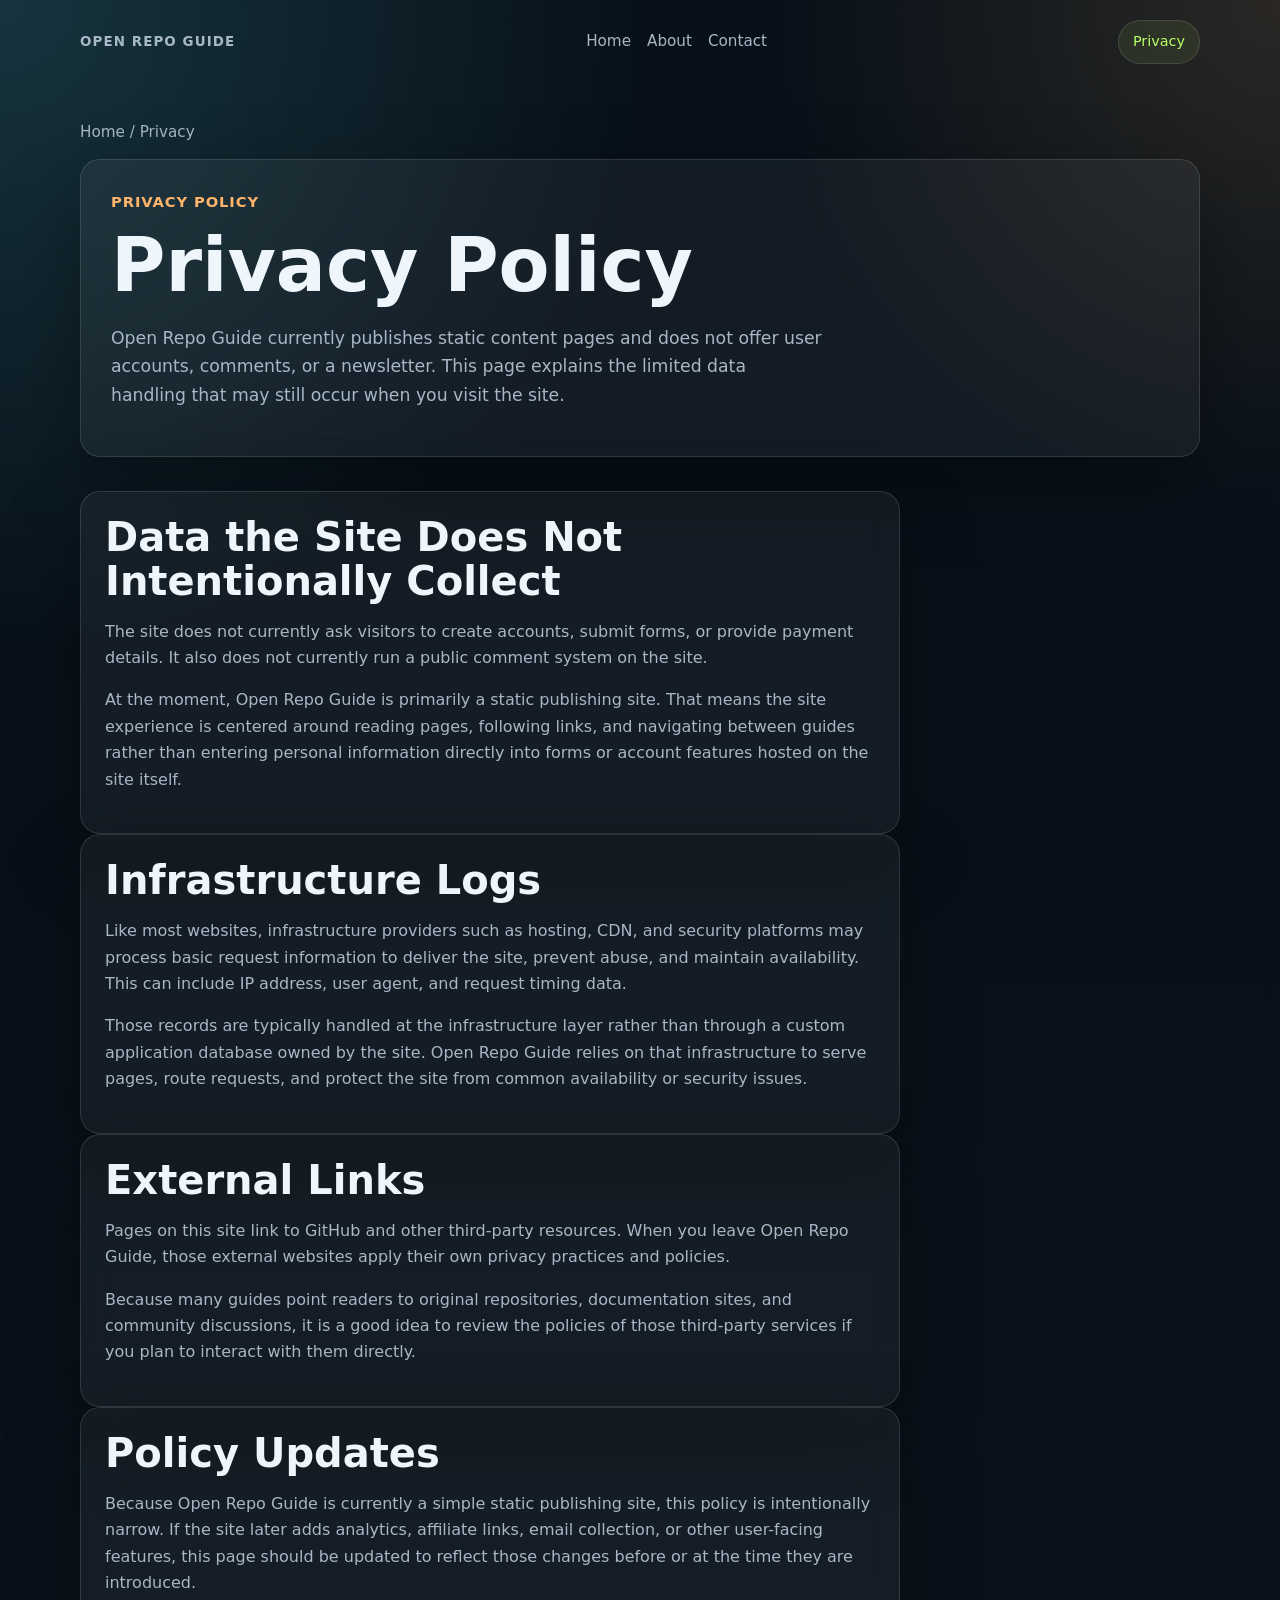
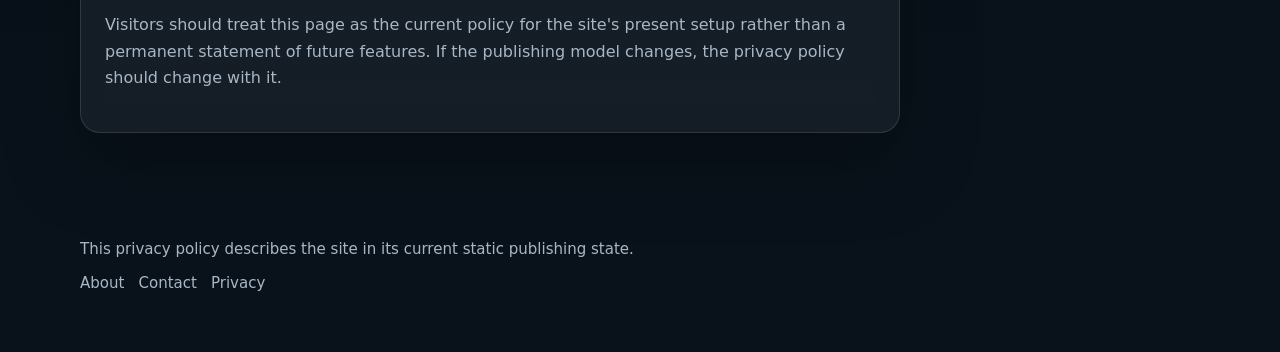
<file: privacy/index.html>
<!DOCTYPE html>
<html lang="en">
<head>
  <meta charset="utf-8">
  <meta name="viewport" content="width=device-width, initial-scale=1">
  <title>Privacy Policy | Open Repo Guide</title>
  <meta name="description" content="Read the privacy policy for Open Repo Guide, including what data the site does and does not collect, how hosting services may process requests, and how external links work.">
  <meta name="author" content="Open Repo Guide">
  <meta name="robots" content="index,follow">
  <link rel="canonical" href="https://openrepoguide.com/privacy/">
  <meta property="og:title" content="Privacy Policy | Open Repo Guide">
  <meta property="og:description" content="The current privacy policy for Open Repo Guide.">
  <meta property="og:type" content="website">
  <meta property="og:url" content="https://openrepoguide.com/privacy/">
  <meta property="og:site_name" content="Open Repo Guide">
  <meta property="og:image" content="https://openrepoguide.com/og-cover.svg">
  <meta name="twitter:card" content="summary_large_image">
  <meta name="twitter:title" content="Privacy Policy | Open Repo Guide">
  <meta name="twitter:description" content="The current privacy policy for Open Repo Guide.">
  <meta name="twitter:image" content="https://openrepoguide.com/og-cover.svg">
  <link rel="icon" href="/favicon.svg" type="image/svg+xml">
  <link rel="stylesheet" href="/styles.css">
  <script async src="https://www.googletagmanager.com/gtag/js?id=G-XLJFRLP0C3"></script>
  <script>
    window.dataLayer = window.dataLayer || [];
    function gtag(){dataLayer.push(arguments);}
    gtag("js", new Date());
    gtag("config", "G-XLJFRLP0C3");
  </script>
  <script type="application/ld+json">
    {
      "@context": "https://schema.org",
      "@type": "WebPage",
      "name": "Privacy Policy",
      "url": "https://openrepoguide.com/privacy/",
      "description": "Privacy policy page for Open Repo Guide."
    }
  </script>
</head>
<body>
  <div class="container">
    <div class="topbar">
      <div class="brand">Open Repo Guide</div>
      <nav>
        <a href="/">Home</a>
        <a href="/about/">About</a>
        <a href="/contact/">Contact</a>
      </nav>
      <div class="pill">Privacy</div>
    </div>

    <header class="article-hero">
      <div class="breadcrumbs"><a href="/">Home</a> / Privacy</div>
      <div class="card">
        <div class="eyebrow">Privacy Policy</div>
        <h1>Privacy Policy</h1>
        <p class="lead">
          Open Repo Guide currently publishes static content pages and does not offer user accounts, comments, or a newsletter.
          This page explains the limited data handling that may still occur when you visit the site.
        </p>
      </div>
    </header>

    <main class="article">
      <div>
        <section class="card">
          <h2>Data the Site Does Not Intentionally Collect</h2>
          <p>
            The site does not currently ask visitors to create accounts, submit forms, or provide payment details. It also
            does not currently run a public comment system on the site.
          </p>
          <p>
            At the moment, Open Repo Guide is primarily a static publishing site. That means the site experience is centered
            around reading pages, following links, and navigating between guides rather than entering personal information
            directly into forms or account features hosted on the site itself.
          </p>
        </section>

        <section class="card">
          <h2>Infrastructure Logs</h2>
          <p>
            Like most websites, infrastructure providers such as hosting, CDN, and security platforms may process basic
            request information to deliver the site, prevent abuse, and maintain availability. This can include IP address,
            user agent, and request timing data.
          </p>
          <p>
            Those records are typically handled at the infrastructure layer rather than through a custom application database
            owned by the site. Open Repo Guide relies on that infrastructure to serve pages, route requests, and protect the
            site from common availability or security issues.
          </p>
        </section>

        <section class="card">
          <h2>External Links</h2>
          <p>
            Pages on this site link to GitHub and other third-party resources. When you leave Open Repo Guide, those external
            websites apply their own privacy practices and policies.
          </p>
          <p>
            Because many guides point readers to original repositories, documentation sites, and community discussions, it is
            a good idea to review the policies of those third-party services if you plan to interact with them directly.
          </p>
        </section>

        <section class="card">
          <h2>Policy Updates</h2>
          <p>
            Because Open Repo Guide is currently a simple static publishing site, this policy is intentionally narrow. If the
            site later adds analytics, affiliate links, email collection, or other user-facing features, this page should be
            updated to reflect those changes before or at the time they are introduced.
          </p>
          <p>
            Visitors should treat this page as the current policy for the site's present setup rather than a permanent
            statement of future features. If the publishing model changes, the privacy policy should change with it.
          </p>
        </section>
      </div>
    </main>

    <footer>
      <div>This privacy policy describes the site in its current static publishing state.</div>
      <div class="footer-links">
        <a href="/about/">About</a>
        <a href="/contact/">Contact</a>
        <a href="/privacy/">Privacy</a>
      </div>
    </footer>
  </div>
</body>
</html>
</file>
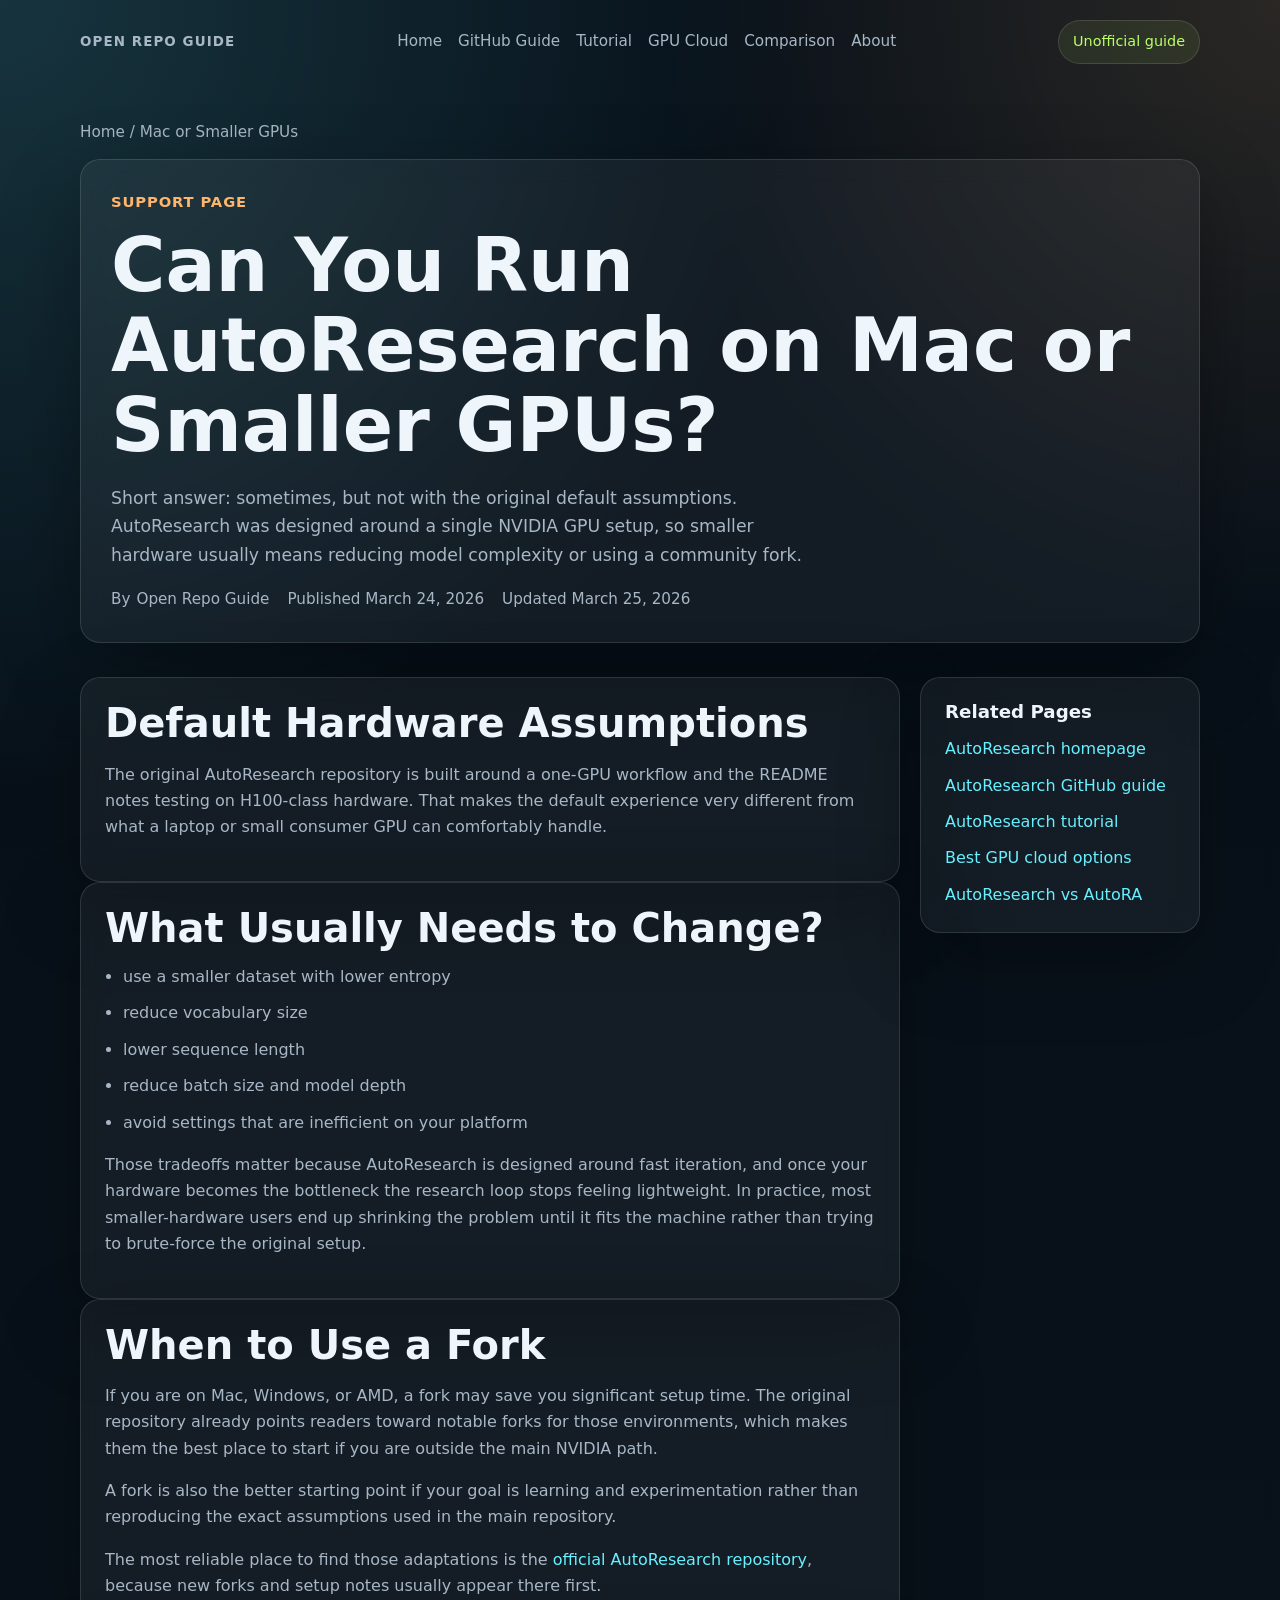
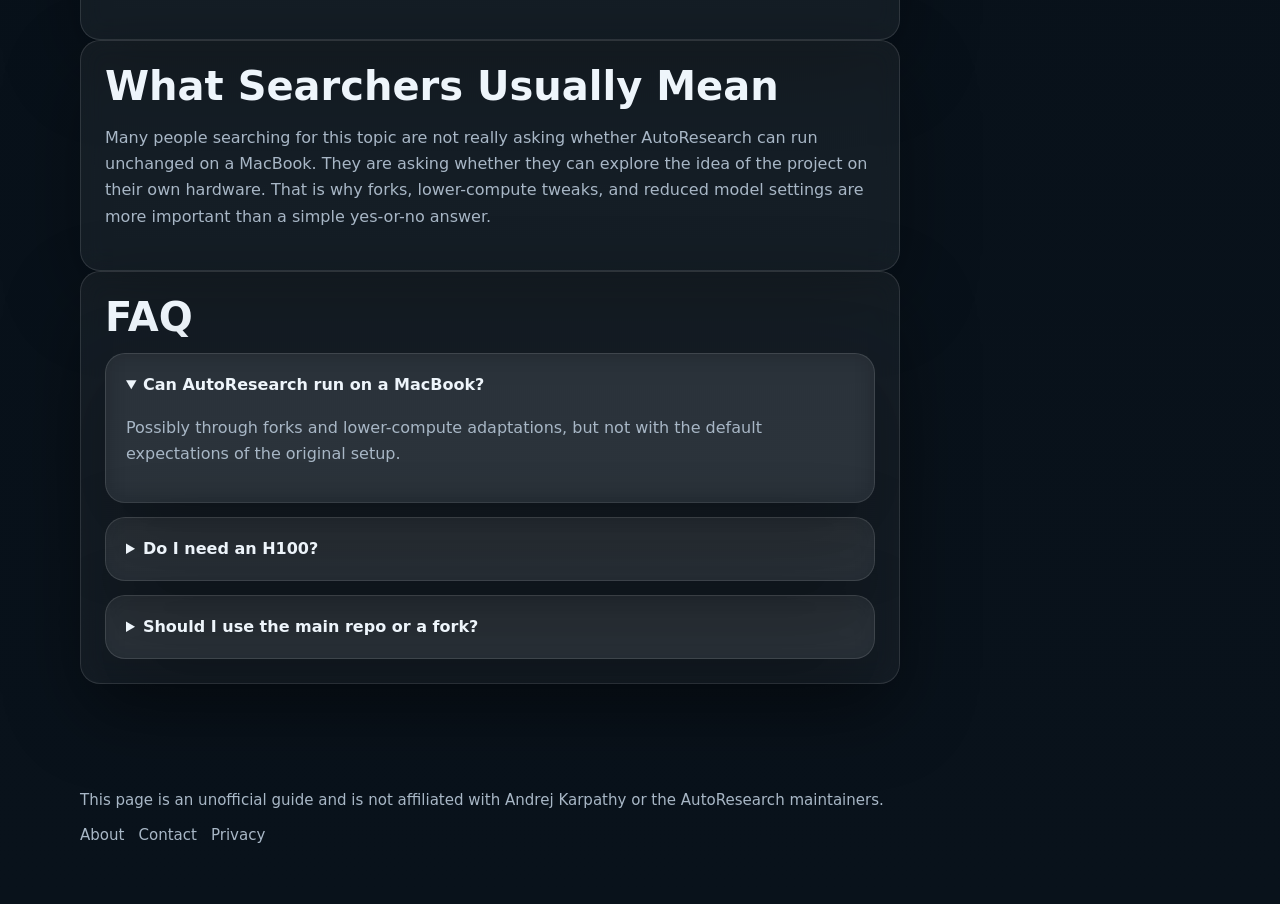
<file: run-autoresearch-on-mac-or-small-gpus/index.html>
<!DOCTYPE html>
<html lang="en">
<head>
  <meta charset="utf-8">
  <meta name="viewport" content="width=device-width, initial-scale=1">
  <title>Can You Run AutoResearch on Mac or Smaller GPUs?</title>
  <meta name="description" content="Learn whether AutoResearch can run on Mac, Windows, AMD, and smaller GPUs, what usually needs to change, and when a fork makes more sense.">
  <meta name="author" content="Open Repo Guide">
  <meta name="robots" content="index,follow">
  <link rel="canonical" href="https://openrepoguide.com/run-autoresearch-on-mac-or-small-gpus/">
  <meta property="og:title" content="Can You Run AutoResearch on Mac or Smaller GPUs?">
  <meta property="og:description" content="Learn whether AutoResearch can run on Mac, Windows, AMD, and smaller GPUs, and what tradeoffs to expect.">
  <meta property="og:type" content="article">
  <meta property="og:url" content="https://openrepoguide.com/run-autoresearch-on-mac-or-small-gpus/">
  <meta property="og:site_name" content="Open Repo Guide">
  <meta property="og:image" content="https://openrepoguide.com/og-cover.svg">
  <meta name="twitter:card" content="summary_large_image">
  <meta name="twitter:title" content="Can You Run AutoResearch on Mac or Smaller GPUs?">
  <meta name="twitter:description" content="Learn whether AutoResearch can run on Mac, Windows, AMD, and smaller GPUs, and what tradeoffs to expect.">
  <meta name="twitter:image" content="https://openrepoguide.com/og-cover.svg">
  <link rel="icon" href="/favicon.svg" type="image/svg+xml">
  <link rel="stylesheet" href="/styles.css">
  <script async src="https://www.googletagmanager.com/gtag/js?id=G-XLJFRLP0C3"></script>
  <script>
    window.dataLayer = window.dataLayer || [];
    function gtag(){dataLayer.push(arguments);}
    gtag("js", new Date());
    gtag("config", "G-XLJFRLP0C3");
  </script>
  <script type="application/ld+json">
    {
      "@context": "https://schema.org",
      "@graph": [
        {
          "@type": "Article",
          "headline": "Can You Run AutoResearch on Mac or Smaller GPUs?",
          "description": "Learn whether AutoResearch can run on Mac, Windows, AMD, and smaller GPUs, what usually needs to change, and when a fork makes more sense.",
          "author": {
            "@type": "Organization",
            "name": "Open Repo Guide"
          },
          "publisher": {
            "@type": "Organization",
            "name": "Open Repo Guide",
            "logo": {
              "@type": "ImageObject",
              "url": "https://openrepoguide.com/og-cover.svg"
            }
          },
          "datePublished": "2026-03-24",
          "dateModified": "2026-03-25",
          "mainEntityOfPage": "https://openrepoguide.com/run-autoresearch-on-mac-or-small-gpus/",
          "image": "https://openrepoguide.com/og-cover.svg"
        },
        {
          "@type": "BreadcrumbList",
          "itemListElement": [
            {
              "@type": "ListItem",
              "position": 1,
              "name": "Home",
              "item": "https://openrepoguide.com/"
            },
            {
              "@type": "ListItem",
              "position": 2,
              "name": "Can You Run AutoResearch on Mac or Smaller GPUs?",
              "item": "https://openrepoguide.com/run-autoresearch-on-mac-or-small-gpus/"
            }
          ]
        },
        {
          "@type": "FAQPage",
          "mainEntity": [
            {
              "@type": "Question",
              "name": "Can AutoResearch run on a MacBook?",
              "acceptedAnswer": {
                "@type": "Answer",
                "text": "Possibly through forks and lower-compute adaptations, but not with the default expectations of the original setup."
              }
            },
            {
              "@type": "Question",
              "name": "Do I need an H100?",
              "acceptedAnswer": {
                "@type": "Answer",
                "text": "No, but the original repo was tested on that class of hardware, so smaller systems will usually need adjustments."
              }
            },
            {
              "@type": "Question",
              "name": "Should I use the main repo or a fork?",
              "acceptedAnswer": {
                "@type": "Answer",
                "text": "If your hardware differs substantially from the default NVIDIA setup, a fork is often the faster path."
              }
            }
          ]
        }
      ]
    }
  </script>
</head>
<body>
  <div class="container">
    <div class="topbar">
      <div class="brand">Open Repo Guide</div>
      <nav>
        <a href="/">Home</a>
        <a href="/autoresearch-github-guide/">GitHub Guide</a>
        <a href="/autoresearch-tutorial/">Tutorial</a>
        <a href="/best-gpu-cloud-for-autoresearch/">GPU Cloud</a>
        <a href="/autoresearch-vs-autora/">Comparison</a>
        <a href="/about/">About</a>
      </nav>
      <div class="pill">Unofficial guide</div>
    </div>

    <article itemscope itemtype="https://schema.org/Article">
    <header class="article-hero">
      <div class="breadcrumbs"><a href="/">Home</a> / Mac or Smaller GPUs</div>
      <div class="card">
        <div class="eyebrow">Support Page</div>
        <h1 itemprop="headline">Can You Run AutoResearch on Mac or Smaller GPUs?</h1>
        <p class="lead">
          Short answer: sometimes, but not with the original default assumptions. AutoResearch was designed around a
          single NVIDIA GPU setup, so smaller hardware usually means reducing model complexity or using a community fork.
        </p>
        <div class="page-meta">
          <span itemprop="author" itemscope itemtype="https://schema.org/Organization">By <a href="/about/" rel="author" itemprop="url"><span itemprop="name">Open Repo Guide</span></a></span>
          <span><time itemprop="datePublished" datetime="2026-03-24">Published March 24, 2026</time></span>
          <span><time itemprop="dateModified" datetime="2026-03-25">Updated March 25, 2026</time></span>
        </div>
      </div>
    </header>

    <main class="article">
      <div>
        <section class="card">
          <h2>Default Hardware Assumptions</h2>
          <p>
            The original AutoResearch repository is built around a one-GPU workflow and the README notes testing on H100-class hardware.
            That makes the default experience very different from what a laptop or small consumer GPU can comfortably handle.
          </p>
        </section>

        <section class="card">
          <h2>What Usually Needs to Change?</h2>
          <ul>
            <li>use a smaller dataset with lower entropy</li>
            <li>reduce vocabulary size</li>
            <li>lower sequence length</li>
            <li>reduce batch size and model depth</li>
            <li>avoid settings that are inefficient on your platform</li>
          </ul>
          <p>
            Those tradeoffs matter because AutoResearch is designed around fast iteration, and once your hardware becomes
            the bottleneck the research loop stops feeling lightweight. In practice, most smaller-hardware users end up
            shrinking the problem until it fits the machine rather than trying to brute-force the original setup.
          </p>
        </section>

        <section class="card">
          <h2>When to Use a Fork</h2>
          <p>
            If you are on Mac, Windows, or AMD, a fork may save you significant setup time. The original repository already
            points readers toward notable forks for those environments, which makes them the best place to start if you are
            outside the main NVIDIA path.
          </p>
          <p>
            A fork is also the better starting point if your goal is learning and experimentation rather than reproducing
            the exact assumptions used in the main repository.
          </p>
          <p>
            The most reliable place to find those adaptations is the
            <a href="https://github.com/karpathy/autoresearch" target="_blank" rel="noopener">official AutoResearch repository</a>,
            because new forks and setup notes usually appear there first.
          </p>
        </section>

        <section class="card">
          <h2>What Searchers Usually Mean</h2>
          <p>
            Many people searching for this topic are not really asking whether AutoResearch can run unchanged on a MacBook.
            They are asking whether they can explore the idea of the project on their own hardware. That is why forks,
            lower-compute tweaks, and reduced model settings are more important than a simple yes-or-no answer.
          </p>
        </section>

        <section class="card faq">
          <h2>FAQ</h2>
          <details open>
            <summary>Can AutoResearch run on a MacBook?</summary>
            <p>Possibly through forks and lower-compute adaptations, but not with the default expectations of the original setup.</p>
          </details>
          <details>
            <summary>Do I need an H100?</summary>
            <p>No, but the original repo was tested on that class of hardware, so smaller systems will usually need adjustments.</p>
          </details>
          <details>
            <summary>Should I use the main repo or a fork?</summary>
            <p>If your hardware differs substantially from the default NVIDIA setup, a fork is often the faster path.</p>
          </details>
        </section>
      </div>

      <aside>
        <div class="card">
          <h3>Related Pages</h3>
          <ul>
            <li><a href="/">AutoResearch homepage</a></li>
            <li><a href="/autoresearch-github-guide/">AutoResearch GitHub guide</a></li>
            <li><a href="/autoresearch-tutorial/">AutoResearch tutorial</a></li>
            <li><a href="/best-gpu-cloud-for-autoresearch/">Best GPU cloud options</a></li>
            <li><a href="/autoresearch-vs-autora/">AutoResearch vs AutoRA</a></li>
          </ul>
        </div>
      </aside>
    </main>

    <footer>
      <div>This page is an unofficial guide and is not affiliated with Andrej Karpathy or the AutoResearch maintainers.</div>
      <div class="footer-links">
        <a href="/about/">About</a>
        <a href="/contact/">Contact</a>
        <a href="/privacy/">Privacy</a>
      </div>
    </footer>
    </article>
  </div>
</body>
</html>
</file>
<file: styles.css>
:root {
  --bg: #09121b;
  --bg-soft: #0f1b28;
  --surface: rgba(255, 255, 255, 0.05);
  --surface-strong: rgba(255, 255, 255, 0.08);
  --line: rgba(255, 255, 255, 0.12);
  --text: #eef5fb;
  --muted: #a8b7c6;
  --brand: #68f0ff;
  --accent: #b9ff68;
  --warm: #ffb56b;
  --danger: #ff8f8f;
  --shadow: 0 28px 80px rgba(0, 0, 0, 0.32);
  --radius: 20px;
  --content: 1120px;
}

* {
  box-sizing: border-box;
}

html {
  scroll-behavior: smooth;
}

body {
  margin: 0;
  font-family: Inter, ui-sans-serif, system-ui, -apple-system, BlinkMacSystemFont, "Segoe UI", sans-serif;
  color: var(--text);
  background:
    radial-gradient(circle at top left, rgba(104, 240, 255, 0.16), transparent 28%),
    radial-gradient(circle at top right, rgba(255, 181, 107, 0.14), transparent 22%),
    linear-gradient(180deg, #071019 0%, #09121b 100%);
  line-height: 1.65;
}

a {
  color: var(--brand);
  text-decoration: none;
}

a:hover {
  text-decoration: underline;
}

img {
  max-width: 100%;
  display: block;
}

.container {
  width: min(var(--content), calc(100% - 32px));
  margin: 0 auto;
}

.topbar {
  display: flex;
  justify-content: space-between;
  align-items: center;
  gap: 16px;
  padding: 20px 0 28px;
}

.brand {
  font-size: 0.84rem;
  font-weight: 800;
  color: var(--muted);
  letter-spacing: 0.08em;
  text-transform: uppercase;
}

.topbar nav {
  display: flex;
  flex-wrap: wrap;
  gap: 16px;
}

.topbar nav a {
  color: var(--muted);
  font-size: 0.95rem;
}

.pill {
  display: inline-flex;
  align-items: center;
  gap: 8px;
  padding: 9px 14px;
  border-radius: 999px;
  border: 1px solid var(--line);
  background: rgba(185, 255, 104, 0.08);
  color: var(--accent);
  font-size: 0.9rem;
}

.hero-side-title {
  margin: 0 0 14px;
  font-size: 1.14rem;
  font-weight: 700;
  color: var(--text);
}

.hero {
  padding: 24px 0 68px;
}

.hero-grid,
.grid-2,
.grid-3,
.facts {
  display: grid;
  gap: 18px;
}

.hero-grid {
  grid-template-columns: 1.25fr 0.8fr;
}

.grid-2 {
  grid-template-columns: repeat(2, minmax(0, 1fr));
}

.grid-3,
.facts {
  grid-template-columns: repeat(3, minmax(0, 1fr));
}

.guide-grid {
  display: grid;
  grid-template-columns: repeat(2, minmax(0, 1fr));
  gap: 16px;
}

.card,
.hero-copy,
.hero-side,
.fact,
.faq details {
  background: var(--surface);
  border: 1px solid var(--line);
  border-radius: var(--radius);
  box-shadow: var(--shadow);
  backdrop-filter: blur(12px);
}

.hero-copy,
.hero-side,
.card {
  padding: 30px;
}

.eyebrow {
  color: var(--warm);
  font-size: 0.92rem;
  font-weight: 800;
  letter-spacing: 0.06em;
  text-transform: uppercase;
  margin-bottom: 12px;
}

h1,
h2,
h3 {
  margin: 0 0 14px;
  line-height: 1.08;
}

h1 {
  font-size: clamp(2.6rem, 5.8vw, 4.8rem);
  max-width: 10ch;
}

h2 {
  font-size: clamp(1.7rem, 4vw, 2.5rem);
}

h3 {
  font-size: 1.14rem;
}

code {
  font-family: ui-monospace, SFMono-Regular, Menlo, Monaco, Consolas, monospace;
}

p,
li {
  color: var(--muted);
}

.lead {
  font-size: 1.08rem;
  max-width: 65ch;
}

.actions {
  display: flex;
  flex-wrap: wrap;
  gap: 12px;
  margin-top: 24px;
}

.btn {
  display: inline-flex;
  align-items: center;
  justify-content: center;
  min-height: 48px;
  padding: 0 18px;
  border-radius: 14px;
  font-weight: 700;
  border: 1px solid transparent;
  transition: transform 0.18s ease, border-color 0.18s ease, background 0.18s ease;
}

.btn:hover {
  transform: translateY(-1px);
  text-decoration: none;
}

.btn-primary {
  background: linear-gradient(135deg, var(--accent), var(--brand));
  color: #071019;
}

.btn-secondary {
  background: rgba(255, 255, 255, 0.03);
  border-color: var(--line);
  color: var(--text);
}

.mini {
  font-size: 0.93rem;
}

.stat {
  border-top: 1px solid var(--line);
  padding-top: 16px;
}

.stat strong {
  display: block;
  font-size: 1.58rem;
  color: var(--text);
  margin-bottom: 5px;
}

main {
  padding-bottom: 80px;
}

section {
  padding: 16px 0;
}

ul {
  padding-left: 18px;
  margin: 0;
}

li + li {
  margin-top: 10px;
}

.steps {
  display: grid;
  gap: 14px;
  margin-top: 18px;
}

.step {
  padding: 18px;
  border-radius: 18px;
  border: 1px solid var(--line);
  background: rgba(255, 255, 255, 0.03);
}

.step strong,
.fact strong {
  color: var(--text);
}

.fact {
  padding: 18px;
}

.guide-card {
  padding: 22px;
}

.guide-card p {
  margin-bottom: 14px;
}

.fact .label {
  display: block;
  font-size: 0.9rem;
  color: var(--muted);
  margin-bottom: 6px;
}

.note {
  padding-left: 14px;
  border-left: 3px solid var(--warm);
}

.faq details {
  padding: 18px 20px;
}

.faq details + details {
  margin-top: 14px;
}

.faq summary {
  cursor: pointer;
  font-weight: 700;
  color: var(--text);
}

.article-hero {
  padding: 28px 0 34px;
}

.article-hero h1 {
  max-width: none;
}

.page-meta {
  display: flex;
  flex-wrap: wrap;
  gap: 10px 18px;
  margin-top: 18px;
  color: var(--muted);
  font-size: 0.95rem;
}

.page-meta span {
  display: inline-flex;
  align-items: center;
  gap: 6px;
}

.page-meta time,
.page-meta a {
  color: inherit;
}

.article {
  display: grid;
  grid-template-columns: minmax(0, 1fr) 280px;
  gap: 20px;
  align-items: start;
}

.article aside {
  position: sticky;
  top: 20px;
}

.article aside .card,
.article .card {
  padding: 24px;
}

.article aside ul {
  list-style: none;
  padding: 0;
}

.article aside li + li {
  margin-top: 10px;
}

.breadcrumbs {
  margin-bottom: 14px;
  color: var(--muted);
  font-size: 0.95rem;
}

.breadcrumbs a {
  color: var(--muted);
}

footer {
  padding: 24px 0 56px;
  color: var(--muted);
  font-size: 0.94rem;
}

.footer-links {
  display: flex;
  flex-wrap: wrap;
  gap: 14px;
  margin-top: 10px;
}

.footer-links a {
  color: var(--muted);
}

.legal-list,
.contact-list {
  list-style: none;
  padding: 0;
}

.legal-list li + li,
.contact-list li + li {
  margin-top: 10px;
}

@media (max-width: 940px) {
  .hero-grid,
  .grid-2,
  .grid-3,
  .facts,
  .guide-grid,
  .article {
    grid-template-columns: 1fr;
  }

  .hero-copy,
  .hero-side,
  .card,
  .article aside .card,
  .article .card {
    padding: 24px;
  }

  .topbar {
    flex-direction: column;
    align-items: flex-start;
  }

  .article aside {
    position: static;
  }
}
</file>
